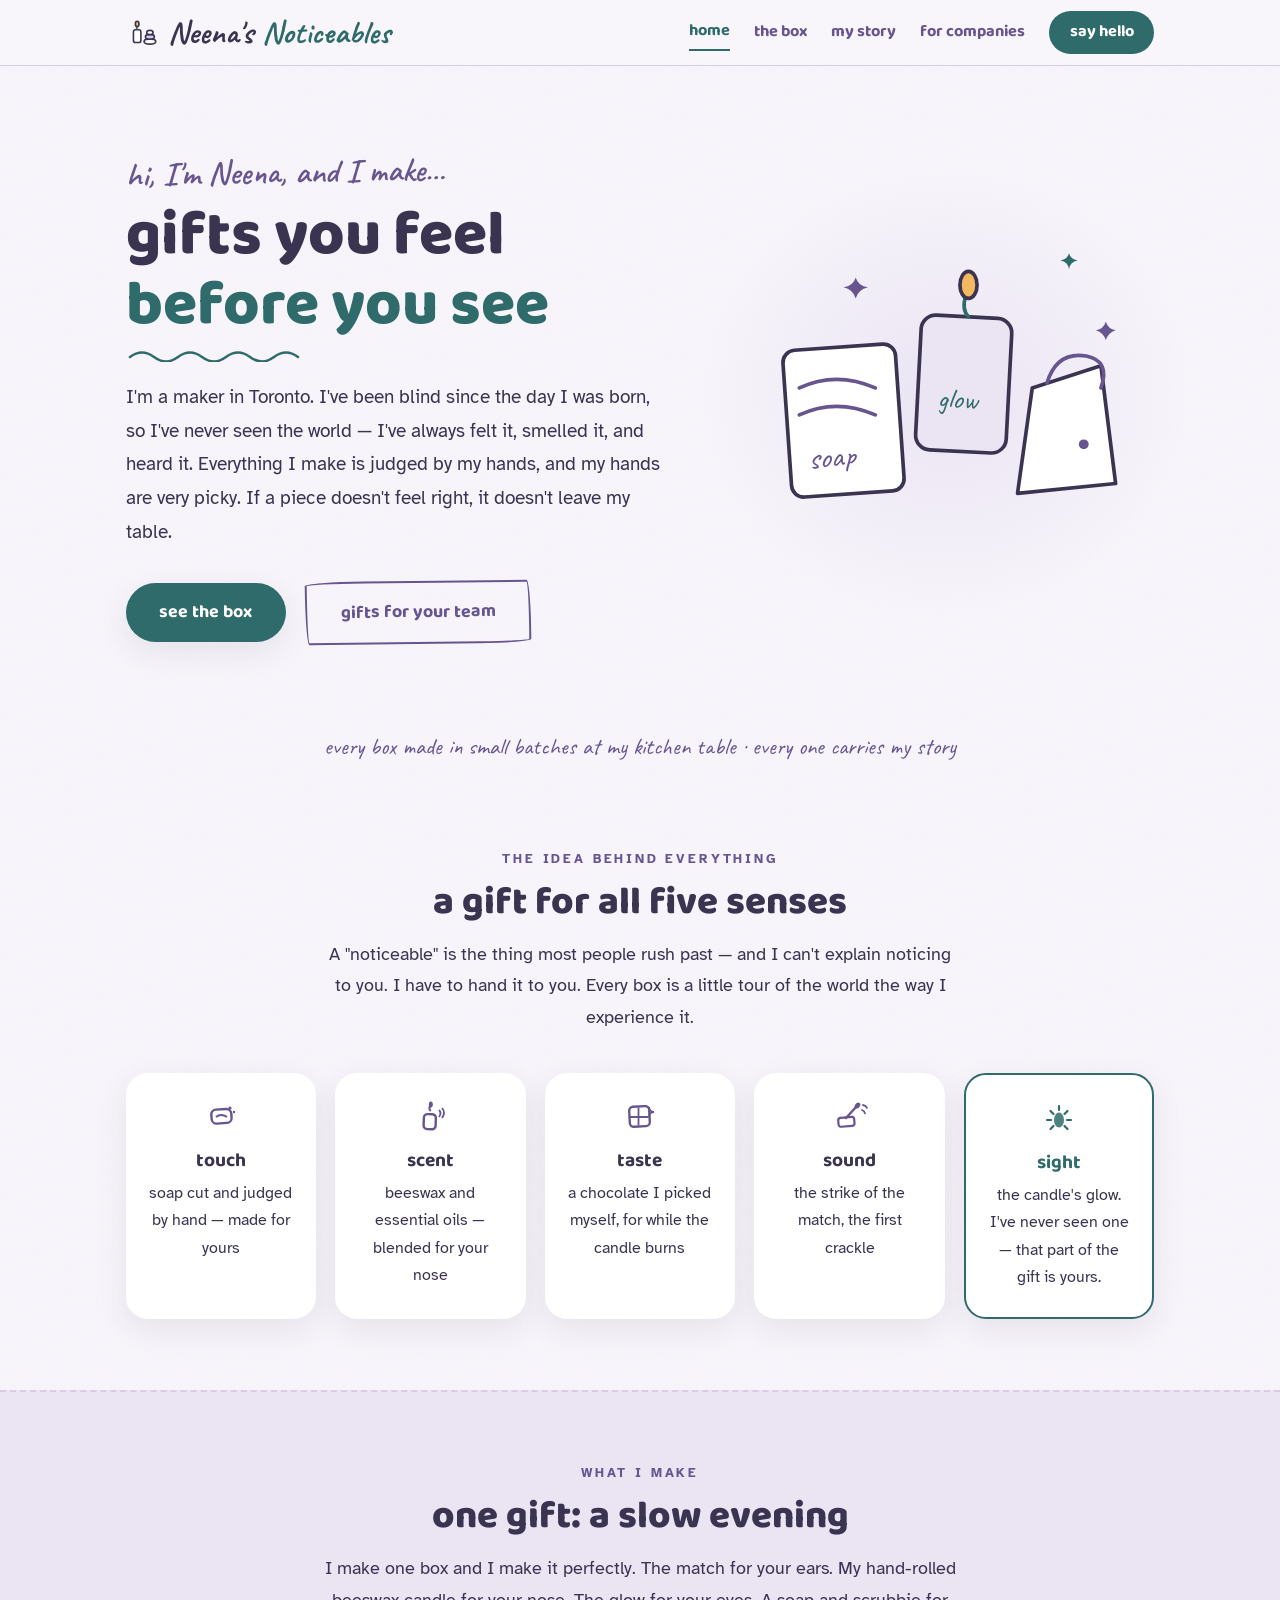
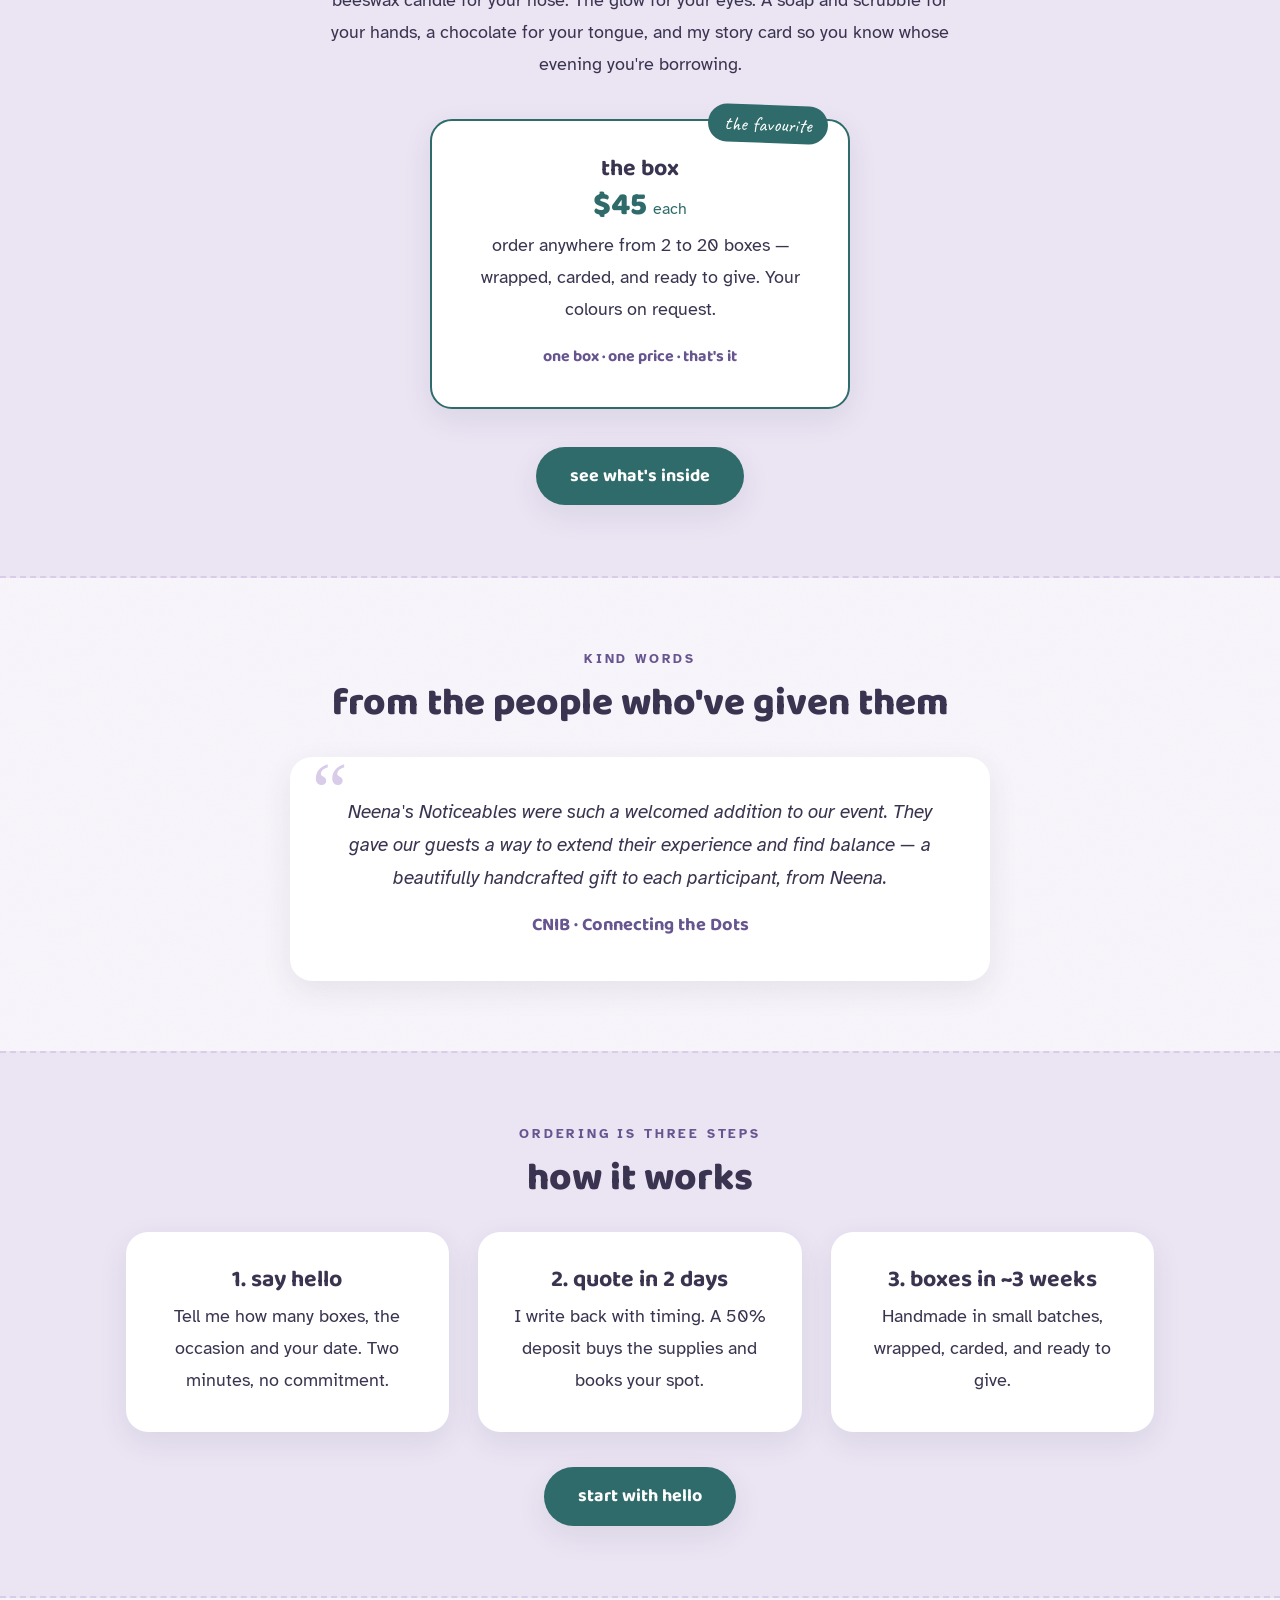
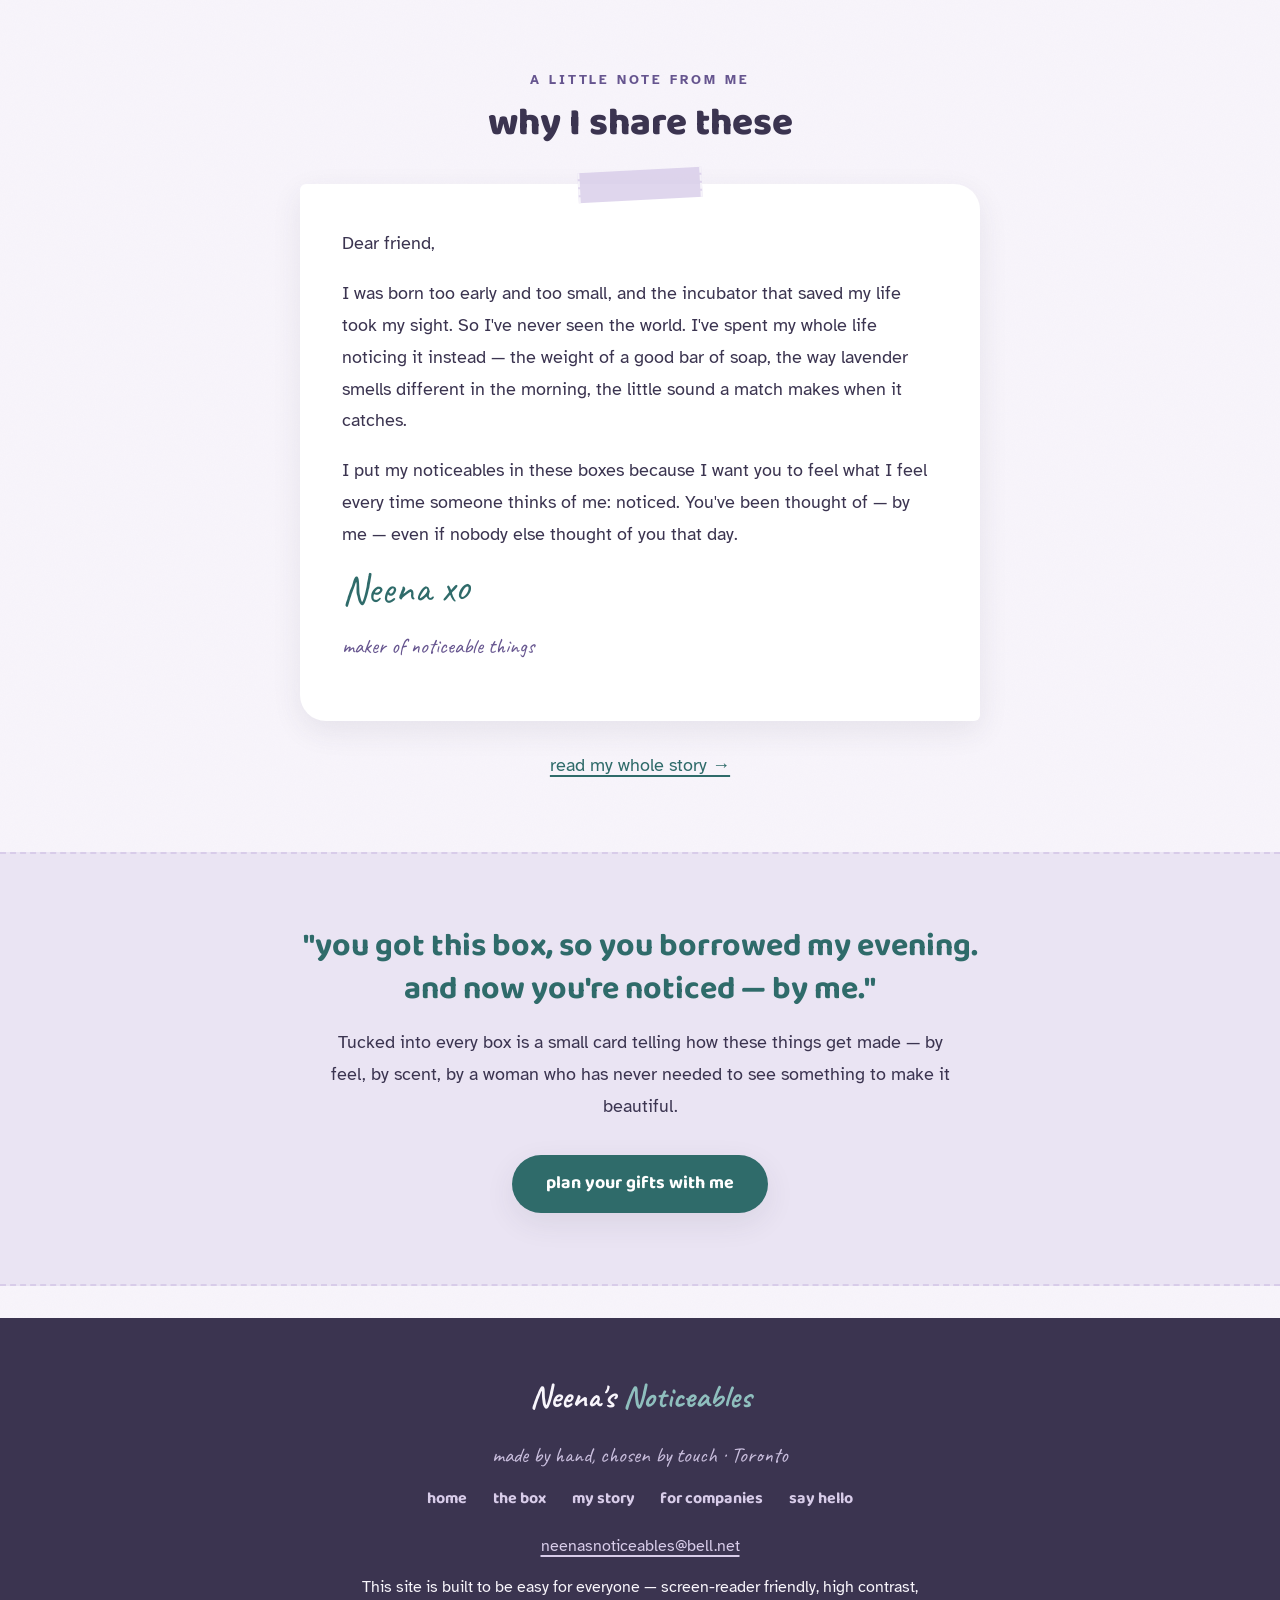
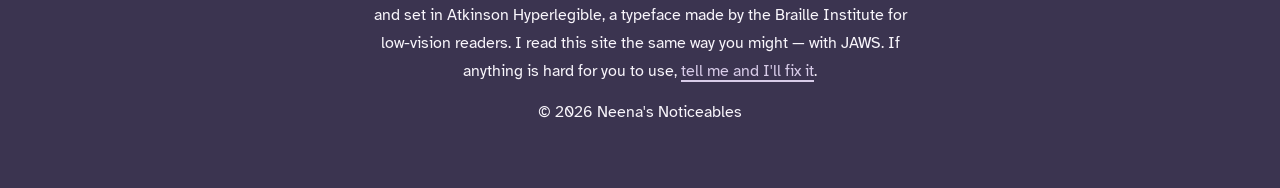
<file: index.html>
<!DOCTYPE html>
<html lang="en">
<head>
<meta charset="UTF-8">
<meta name="viewport" content="width=device-width, initial-scale=1.0">
<title>Neena's Noticeables — handmade gifts you feel before you see</title>
<meta name="description" content="One gift, handmade by Neena, a blind maker in Toronto: an evening of quiet, built for all five senses. $45 per box, order 2 to 20.">
<meta property="og:title" content="Neena's Noticeables — gifts you feel before you see">
<meta property="og:description" content="One gift, handmade by a blind maker in Toronto: an evening of quiet, built for all five senses. For teams, clients and events.">
<meta property="og:url" content="https://www.neenasnoticeables.ca/">
<meta property="og:type" content="website">
<meta property="og:image" content="https://www.neenasnoticeables.ca/og-image.svg">
<meta property="og:image:width" content="1200">
<meta property="og:image:height" content="630">
<meta property="og:site_name" content="Neena's Noticeables">
<meta name="twitter:card" content="summary_large_image">
<meta name="twitter:title" content="Neena's Noticeables — gifts you feel before you see">
<meta name="twitter:description" content="One gift, handmade by a blind maker in Toronto: an evening of quiet, built for all five senses.">
<meta name="twitter:image" content="https://www.neenasnoticeables.ca/og-image.svg">
<link rel="icon" href="/favicon.svg" type="image/svg+xml">
<link rel="preconnect" href="https://fonts.googleapis.com">
<link rel="preconnect" href="https://fonts.gstatic.com" crossorigin>
<link href="https://fonts.googleapis.com/css2?family=Baloo+2:wght@500;600;700;800&family=Caveat:wght@600;700&family=Atkinson+Hyperlegible:ital,wght@0,400;0,700;1,400&display=swap" rel="stylesheet">
<link rel="stylesheet" href="styles.css">
</head>
<body>
<a class="skip-link" href="#main">Skip to main content</a>
<header class="site">
  <div class="bar">
    <a class="logo" href="/">Neena's <span>Noticeables</span></a>
    <nav class="main" aria-label="Main navigation">
      <a href="/" aria-current="page">home</a>
      <a href="/collections.html">the box</a>
      <a href="/story.html">my story</a>
      <a href="/companies.html">for companies</a>
      <a class="cta" href="/contact.html">say hello</a>
    </nav>
  </div>
</header>
<main id="main">

<section class="hero">
  <div class="wrap">
    <div class="grid2">
      <div>
        <p class="hello">hi, I'm Neena, and I make…</p>
        <h1>gifts you feel <span>before you see</span></h1>
        <svg class="squiggle" width="190" height="14" viewBox="0 0 190 14" aria-hidden="true" fill="none"><path d="M4 9 q 12 -9 24 0 t 24 0 t 24 0 t 24 0 t 24 0 t 24 0 t 24 0" stroke="currentColor" stroke-width="2.5" stroke-linecap="round"/></svg>
        <p class="lede">I'm a maker in Toronto. I've been blind since the day I was born, so I've never seen the world — I've always felt it, smelled it, and heard it. Everything I make is judged by my hands, and my hands are very picky. If a piece doesn't feel right, it doesn't leave my table.</p>
        <a class="btn" href="/collections.html">see the box</a>
        <a class="btn ghost" href="/companies.html" style="margin-left:0.9rem;">gifts for your team</a>
      </div>
      <div class="blob" aria-hidden="true">
        <svg viewBox="0 0 340 300" fill="none" xmlns="http://www.w3.org/2000/svg">
          <g stroke="#3B3450" stroke-width="3" stroke-linecap="round" stroke-linejoin="round">
            <rect x="36" y="120" width="92" height="120" rx="10" transform="rotate(-4 36 120)" fill="#fff"/>
            <path d="M50 150 q 30 -14 62 0" stroke="#66558F"/>
            <path d="M50 172 q 30 -14 62 0" stroke="#66558F"/>
            <text x="58" y="216" font-family="Caveat, cursive" font-size="26" fill="#66558F" stroke="none" transform="rotate(-4 58 216)">soap</text>
            <rect x="150" y="90" width="74" height="110" rx="12" transform="rotate(3 150 90)" fill="#EAE4F3"/>
            <path d="M186 74 q -4 12 2 18" stroke="#2F6B6A"/>
            <ellipse cx="188" cy="66" rx="7" ry="11" fill="#F4B860" stroke="#3B3450"/>
            <text x="162" y="166" font-family="Caveat, cursive" font-size="24" fill="#2F6B6A" stroke="none" transform="rotate(3 162 166)">glow</text>
            <path d="M240 150 l 56 -18 l 12 96 l -80 8 z" fill="#fff"/>
            <path d="M252 146 q 8 -26 32 -22 q 20 4 12 26" stroke="#66558F" fill="none"/>
            <circle cx="282" cy="196" r="4" fill="#66558F" stroke="none"/>
          </g>
          <g fill="#66558F">
            <path d="M96 60 q 2 7 10 8 q -8 2 -10 9 q -2 -7 -10 -9 q 8 -1 10 -8z"/>
            <path d="M300 96 q 2 6 8 7 q -6 2 -8 8 q -2 -6 -8 -8 q 6 -1 8 -7z"/>
            <path d="M270 40 q 1 5 7 6 q -6 1 -7 7 q -1 -6 -7 -7 q 6 -1 7 -6z" fill="#2F6B6A"/>
          </g>
        </svg>
      </div>
    </div>
  </div>
</section>

<div class="trustline">
  <div class="wrap"><p>every box made in small batches at my kitchen table · every one carries my story</p></div>
</div>

<section style="padding-top:2rem;">
  <div class="wrap center">
    <span class="eyebrow">the idea behind everything</span>
    <h2>a gift for all five senses</h2>
    <p class="narrow">A "noticeable" is the thing most people rush past — and I can't explain noticing to you. I have to hand it to you. Every box is a little tour of the world the way I experience it.</p>
    <div class="cards" style="grid-template-columns:repeat(auto-fit,minmax(168px,1fr));gap:1.2rem;">
      <div class="card" style="padding:1.6rem 1.3rem;text-align:center;"><svg class="icon-doodle" width="36" height="36" viewBox="0 0 36 36" fill="none" aria-hidden="true"><rect x="8" y="12" width="20" height="14" rx="5" stroke="currentColor" stroke-width="2.4" transform="rotate(-4 8 12)"/><path d="M13 19 q 5 -4 11 0" stroke="currentColor" stroke-width="2" fill="none"/><circle cx="27" cy="10" r="1.6" fill="currentColor"/><circle cx="31" cy="14" r="1.2" fill="currentColor"/></svg><h3 style="font-size:1.2rem;">touch</h3><p style="font-size:0.98rem;">soap cut and judged by hand — made for yours</p></div>
      <div class="card" style="padding:1.6rem 1.3rem;text-align:center;"><svg class="icon-doodle" width="36" height="36" viewBox="0 0 36 36" fill="none" aria-hidden="true"><rect x="12" y="16" width="12" height="15" rx="3.5" stroke="currentColor" stroke-width="2.4" transform="rotate(2 12 16)"/><path d="M18 8 q -1.6 3 0.8 5" stroke="currentColor" stroke-width="2" fill="none"/><ellipse cx="18.8" cy="6.5" rx="2" ry="3" fill="currentColor"/><path d="M27 12 q 3 3 0 7 M30 10 q 4 4.5 0 10" stroke="currentColor" stroke-width="1.8" fill="none"/></svg><h3 style="font-size:1.2rem;">scent</h3><p style="font-size:0.98rem;">beeswax and essential oils — blended for your nose</p></div>
      <div class="card" style="padding:1.6rem 1.3rem;text-align:center;"><svg class="icon-doodle" width="36" height="36" viewBox="0 0 36 36" fill="none" aria-hidden="true"><rect x="7" y="9" width="20" height="20" rx="4" stroke="currentColor" stroke-width="2.4" transform="rotate(-3 7 9)"/><path d="M16.5 9.5 v18 M7.5 19 h19" stroke="currentColor" stroke-width="1.8"/><path d="M27 9 a 5 5 0 0 0 5 5 a 5 5 0 0 0 -5 5" stroke="currentColor" stroke-width="2" fill="none"/></svg><h3 style="font-size:1.2rem;">taste</h3><p style="font-size:0.98rem;">a chocolate I picked myself, for while the candle burns</p></div>
      <div class="card" style="padding:1.6rem 1.3rem;text-align:center;"><svg class="icon-doodle" width="36" height="36" viewBox="0 0 36 36" fill="none" aria-hidden="true"><rect x="6" y="20" width="16" height="9" rx="2.5" stroke="currentColor" stroke-width="2.2" transform="rotate(-5 6 20)"/><path d="M14 20 L 24 9" stroke="currentColor" stroke-width="2.4" stroke-linecap="round"/><ellipse cx="25.5" cy="7.5" rx="2.4" ry="3.2" fill="currentColor" transform="rotate(40 25.5 7.5)"/><path d="M30 12 q 2.5 1 3 3.4 M31 7 q 3 0.5 4 3" stroke="currentColor" stroke-width="1.8" fill="none" stroke-linecap="round"/></svg><h3 style="font-size:1.2rem;">sound</h3><p style="font-size:0.98rem;">the strike of the match, the first crackle</p></div>
      <div class="card" style="padding:1.6rem 1.3rem;text-align:center;border:2.5px solid var(--teal);"><svg class="icon-doodle" style="color:var(--teal);" width="36" height="36" viewBox="0 0 36 36" fill="none" aria-hidden="true"><ellipse cx="18" cy="20" rx="5" ry="7.5" fill="currentColor" opacity="0.85"/><path d="M18 6 v4 M6 20 h4 M26 20 h4 M9.5 11 l3 3 M26.5 11 l-3 3 M9.5 29 l3 -3 M26.5 29 l-3 -3" stroke="currentColor" stroke-width="2.2" stroke-linecap="round"/></svg><h3 style="font-size:1.2rem;color:var(--teal);">sight</h3><p style="font-size:0.98rem;">the candle's glow. I've never seen one — that part of the gift is yours.</p></div>
    </div>
  </div>
</section>

<section class="band">
  <div class="wrap center">
    <span class="eyebrow">what I make</span>
    <h2>one gift: a slow evening</h2>
    <p class="narrow">I make one box and I make it perfectly. The match for your ears. My hand-rolled beeswax candle for your nose. The glow for your eyes. A soap and scrubbie for your hands, a chocolate for your tongue, and my story card so you know whose evening you're borrowing.</p>
    <div class="cards" style="grid-template-columns:minmax(260px,420px);justify-content:center;">
      <article class="card featured">
        <h3>the box</h3>
        <p class="price">$45 <small style="font-size:1rem;font-family:'Atkinson Hyperlegible',sans-serif;font-weight:400;">each</small></p>
        <p>order anywhere from 2 to 20 boxes — wrapped, carded, and ready to give. Your colours on request.</p>
        <p class="min">one box · one price · that's it</p>
      </article>
    </div>
    <p style="margin-top:2.4rem;"><a class="btn" href="/collections.html">see what's inside</a></p>
  </div>
</section>

<section>
  <div class="wrap center">
    <span class="eyebrow">kind words</span>
    <h2>from the people who've given them</h2>
    <div class="testimonial">
      <p class="quote">Neena's Noticeables were such a welcomed addition to our event. They gave our guests a way to extend their experience and find balance — a beautifully handcrafted gift to each participant, from Neena.</p>
      <p class="who">CNIB · Connecting the Dots</p>
    </div>
  </div>
</section>

<section class="band">
  <div class="wrap center">
    <span class="eyebrow">ordering is three steps</span>
    <h2>how it works</h2>
    <div class="cards" style="margin-top:2rem;">
      <div class="card"><h3>1. say hello</h3><p>Tell me how many boxes, the occasion and your date. Two minutes, no commitment.</p></div>
      <div class="card"><h3>2. quote in 2 days</h3><p>I write back with timing. A 50% deposit buys the supplies and books your spot.</p></div>
      <div class="card"><h3>3. boxes in ~3 weeks</h3><p>Handmade in small batches, wrapped, carded, and ready to give.</p></div>
    </div>
    <p style="margin-top:2.2rem;"><a class="btn" href="/contact.html">start with hello</a></p>
  </div>
</section>

<section>
  <div class="wrap center">
    <span class="eyebrow">a little note from me</span>
    <h2>why I share these</h2>
    <div class="letter-card">
      <p>Dear friend,</p>
      <p>I was born too early and too small, and the incubator that saved my life took my sight. So I've never seen the world. I've spent my whole life noticing it instead — the weight of a good bar of soap, the way lavender smells different in the morning, the little sound a match makes when it catches.</p>
      <p>I put my noticeables in these boxes because I want you to feel what I feel every time someone thinks of me: noticed. You've been thought of — by me — even if nobody else thought of you that day.</p>
      <p class="signature" aria-label="Signed, Neena">Neena xo</p>
      <p class="sigrole">maker of noticeable things</p>
    </div>
    <p style="margin-top:1.8rem;"><a href="/story.html">read my whole story →</a></p>
  </div>
</section>

<section class="band">
  <div class="wrap center">
    <p class="bigquote">"you got this box, so you borrowed my evening.<br>and now you're noticed — by me."</p>
    <p class="narrow">Tucked into every box is a small card telling how these things get made — by feel, by scent, by a woman who has never needed to see something to make it beautiful.</p>
    <p style="margin-top:2rem;"><a class="btn" href="/contact.html">plan your gifts with me</a></p>
  </div>
</section>

</main>
<footer class="site-footer">
  <div class="wrap">
    <p style="font-family:'Caveat',cursive;font-weight:700;font-size:2rem;">Neena's <span style="color:#8FBFBE;">Noticeables</span></p>
    <p class="hand" style="font-size:1.35rem;color:#C9BEDD;">made by hand, chosen by touch · Toronto</p>
    <nav aria-label="Footer"><a href="/">home</a><a href="/collections.html">the box</a><a href="/story.html">my story</a><a href="/companies.html">for companies</a><a href="/contact.html">say hello</a></nav>
    <p><a href="mailto:neenasnoticeables@bell.net">neenasnoticeables@bell.net</a></p>
    <p style="max-width:560px;margin:0.8rem auto;">This site is built to be easy for everyone — screen-reader friendly, high contrast, and set in Atkinson Hyperlegible, a typeface made by the Braille Institute for low-vision readers. I read this site the same way you might — with JAWS. If anything is hard for you to use, <a href="mailto:neenasnoticeables@bell.net">tell me and I'll fix it</a>.</p>
    <p>&copy; 2026 Neena's Noticeables</p>
  </div>
</footer>
</body>
</html>
</file>
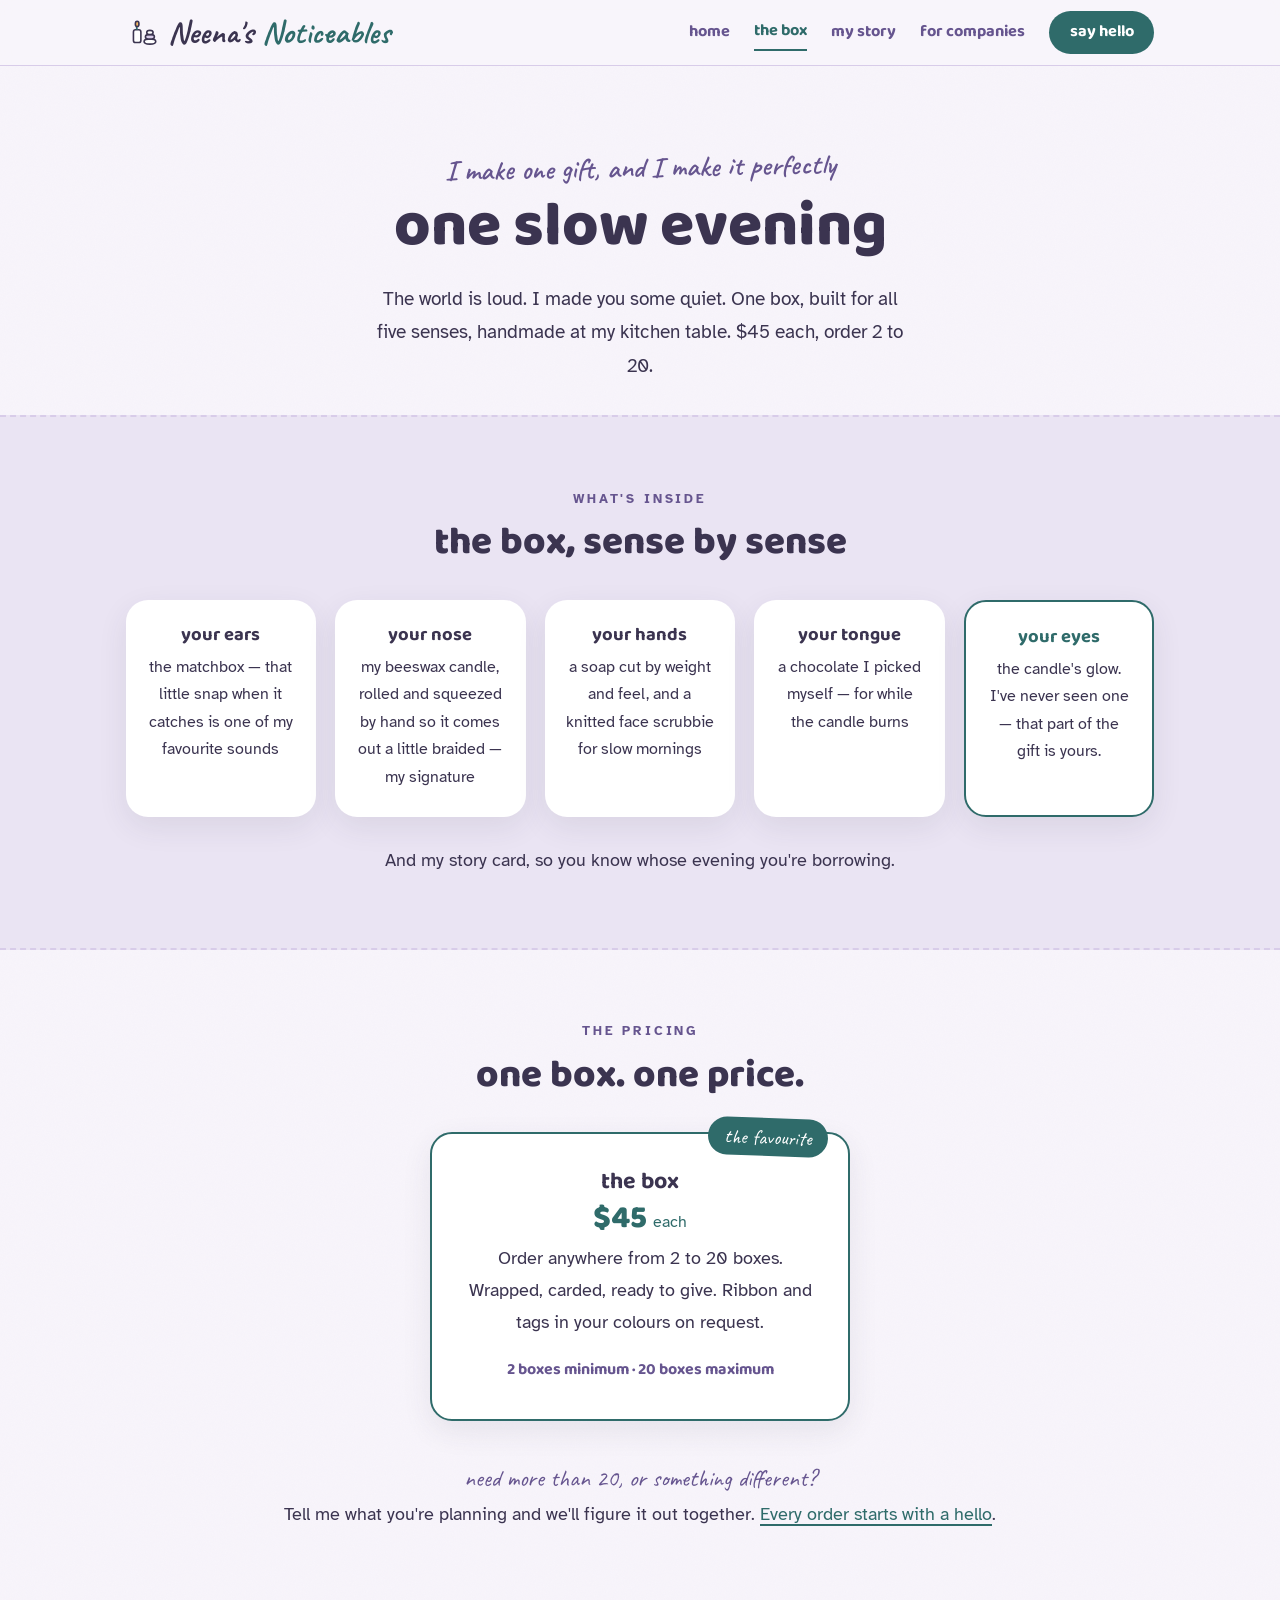
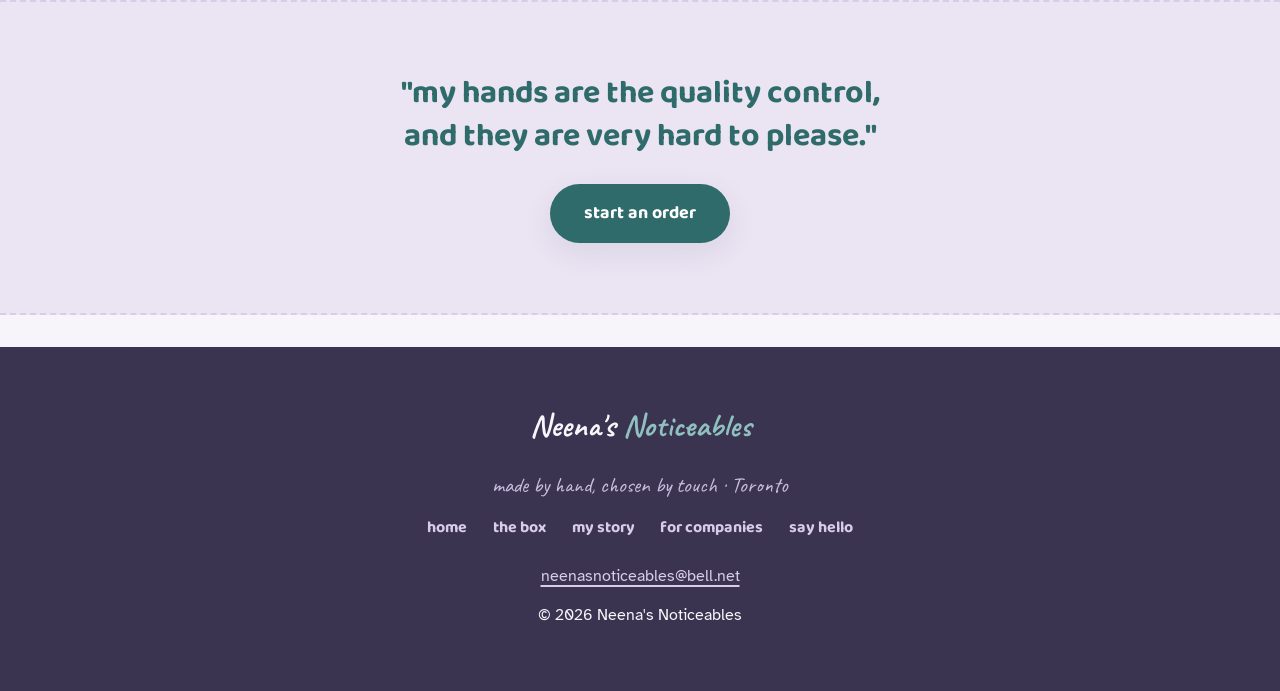
<file: collections.html>
<!DOCTYPE html>
<html lang="en">
<head>
<meta charset="UTF-8">
<meta name="viewport" content="width=device-width, initial-scale=1.0">
<title>The box — Neena's Noticeables</title>
<meta name="description" content="One gift: an evening of quiet, handmade by Neena in Toronto. $45 per box, order 2 to 20.">
<link rel="icon" href="/favicon.svg" type="image/svg+xml">
<link rel="preconnect" href="https://fonts.googleapis.com">
<link rel="preconnect" href="https://fonts.gstatic.com" crossorigin>
<link href="https://fonts.googleapis.com/css2?family=Baloo+2:wght@500;600;700;800&family=Caveat:wght@600;700&family=Atkinson+Hyperlegible:ital,wght@0,400;0,700;1,400&display=swap" rel="stylesheet">
<link rel="stylesheet" href="styles.css">
</head>
<body>
<a class="skip-link" href="#main">Skip to main content</a>
<header class="site">
  <div class="bar">
    <a class="logo" href="/">Neena's <span>Noticeables</span></a>
    <nav class="main" aria-label="Main navigation">
      <a href="/">home</a>
      <a href="/collections.html" aria-current="page">the box</a>
      <a href="/story.html">my story</a>
      <a href="/companies.html">for companies</a>
      <a class="cta" href="/contact.html">say hello</a>
    </nav>
  </div>
</header>
<main id="main">

<section class="hero" style="padding-bottom:2rem;">
  <div class="wrap center">
    <p class="hello hand" style="font-size:1.8rem;color:var(--plum);">I make one gift, and I make it perfectly</p>
    <h1>one slow evening</h1>
    <p class="lede narrow" style="margin:1.2rem auto 0;">The world is loud. I made you some quiet. One box, built for all five senses, handmade at my kitchen table. $45 each, order 2 to 20.</p>
  </div>
</section>

<section class="band">
  <div class="wrap center">
    <span class="eyebrow">what's inside</span>
    <h2>the box, sense by sense</h2>
    <div class="cards" style="grid-template-columns:repeat(auto-fit,minmax(168px,1fr));gap:1.2rem;margin-top:2.2rem;">
      <div class="card" style="padding:1.6rem 1.3rem;"><h3 style="font-size:1.15rem;">your ears</h3><p style="font-size:0.98rem;">the matchbox — that little snap when it catches is one of my favourite sounds</p></div>
      <div class="card" style="padding:1.6rem 1.3rem;"><h3 style="font-size:1.15rem;">your nose</h3><p style="font-size:0.98rem;">my beeswax candle, rolled and squeezed by hand so it comes out a little braided — my signature</p></div>
      <div class="card" style="padding:1.6rem 1.3rem;"><h3 style="font-size:1.15rem;">your hands</h3><p style="font-size:0.98rem;">a soap cut by weight and feel, and a knitted face scrubbie for slow mornings</p></div>
      <div class="card" style="padding:1.6rem 1.3rem;"><h3 style="font-size:1.15rem;">your tongue</h3><p style="font-size:0.98rem;">a chocolate I picked myself — for while the candle burns</p></div>
      <div class="card" style="padding:1.6rem 1.3rem;border:2.5px solid var(--teal);"><h3 style="font-size:1.15rem;color:var(--teal);">your eyes</h3><p style="font-size:0.98rem;">the candle's glow. I've never seen one — that part of the gift is yours.</p></div>
    </div>
    <p style="margin-top:1.8rem;">And my story card, so you know whose evening you're borrowing.</p>
  </div>
</section>

<section>
  <div class="wrap center">
    <span class="eyebrow">the pricing</span>
    <h2>one box. one price.</h2>
    <div class="cards" style="grid-template-columns:minmax(260px,420px);justify-content:center;margin-top:2.2rem;">
      <article class="card featured">
        <h3>the box</h3>
        <p class="price">$45 <small style="font-size:1rem;font-family:'Atkinson Hyperlegible',sans-serif;font-weight:400;">each</small></p>
        <p>Order anywhere from 2 to 20 boxes. Wrapped, carded, ready to give. Ribbon and tags in your colours on request.</p>
        <p class="min">2 boxes minimum · 20 boxes maximum</p>
      </article>
    </div>
    <p style="margin-top:2.2rem;font-size:1.1rem;"><span class="hand" style="font-size:1.5rem;color:var(--plum);">need more than 20, or something different?</span><br>Tell me what you're planning and we'll figure it out together. <a href="/contact.html">Every order starts with a hello</a>.</p>
  </div>
</section>

<section class="band">
  <div class="wrap center">
    <p class="bigquote">"my hands are the quality control,<br>and they are very hard to please."</p>
    <p style="margin-top:1.6rem;"><a class="btn" href="/contact.html">start an order</a></p>
  </div>
</section>

</main>
<footer class="site-footer">
  <div class="wrap">
    <p style="font-family:'Caveat',cursive;font-weight:700;font-size:2rem;">Neena's <span style="color:#8FBFBE;">Noticeables</span></p>
    <p class="hand" style="font-size:1.35rem;color:#C9BEDD;">made by hand, chosen by touch · Toronto</p>
    <nav aria-label="Footer"><a href="/">home</a><a href="/collections.html">the box</a><a href="/story.html">my story</a><a href="/companies.html">for companies</a><a href="/contact.html">say hello</a></nav>
    <p><a href="mailto:neenasnoticeables@bell.net">neenasnoticeables@bell.net</a></p>
    <p>&copy; 2026 Neena's Noticeables</p>
  </div>
</footer>
</body>
</html>
</file>
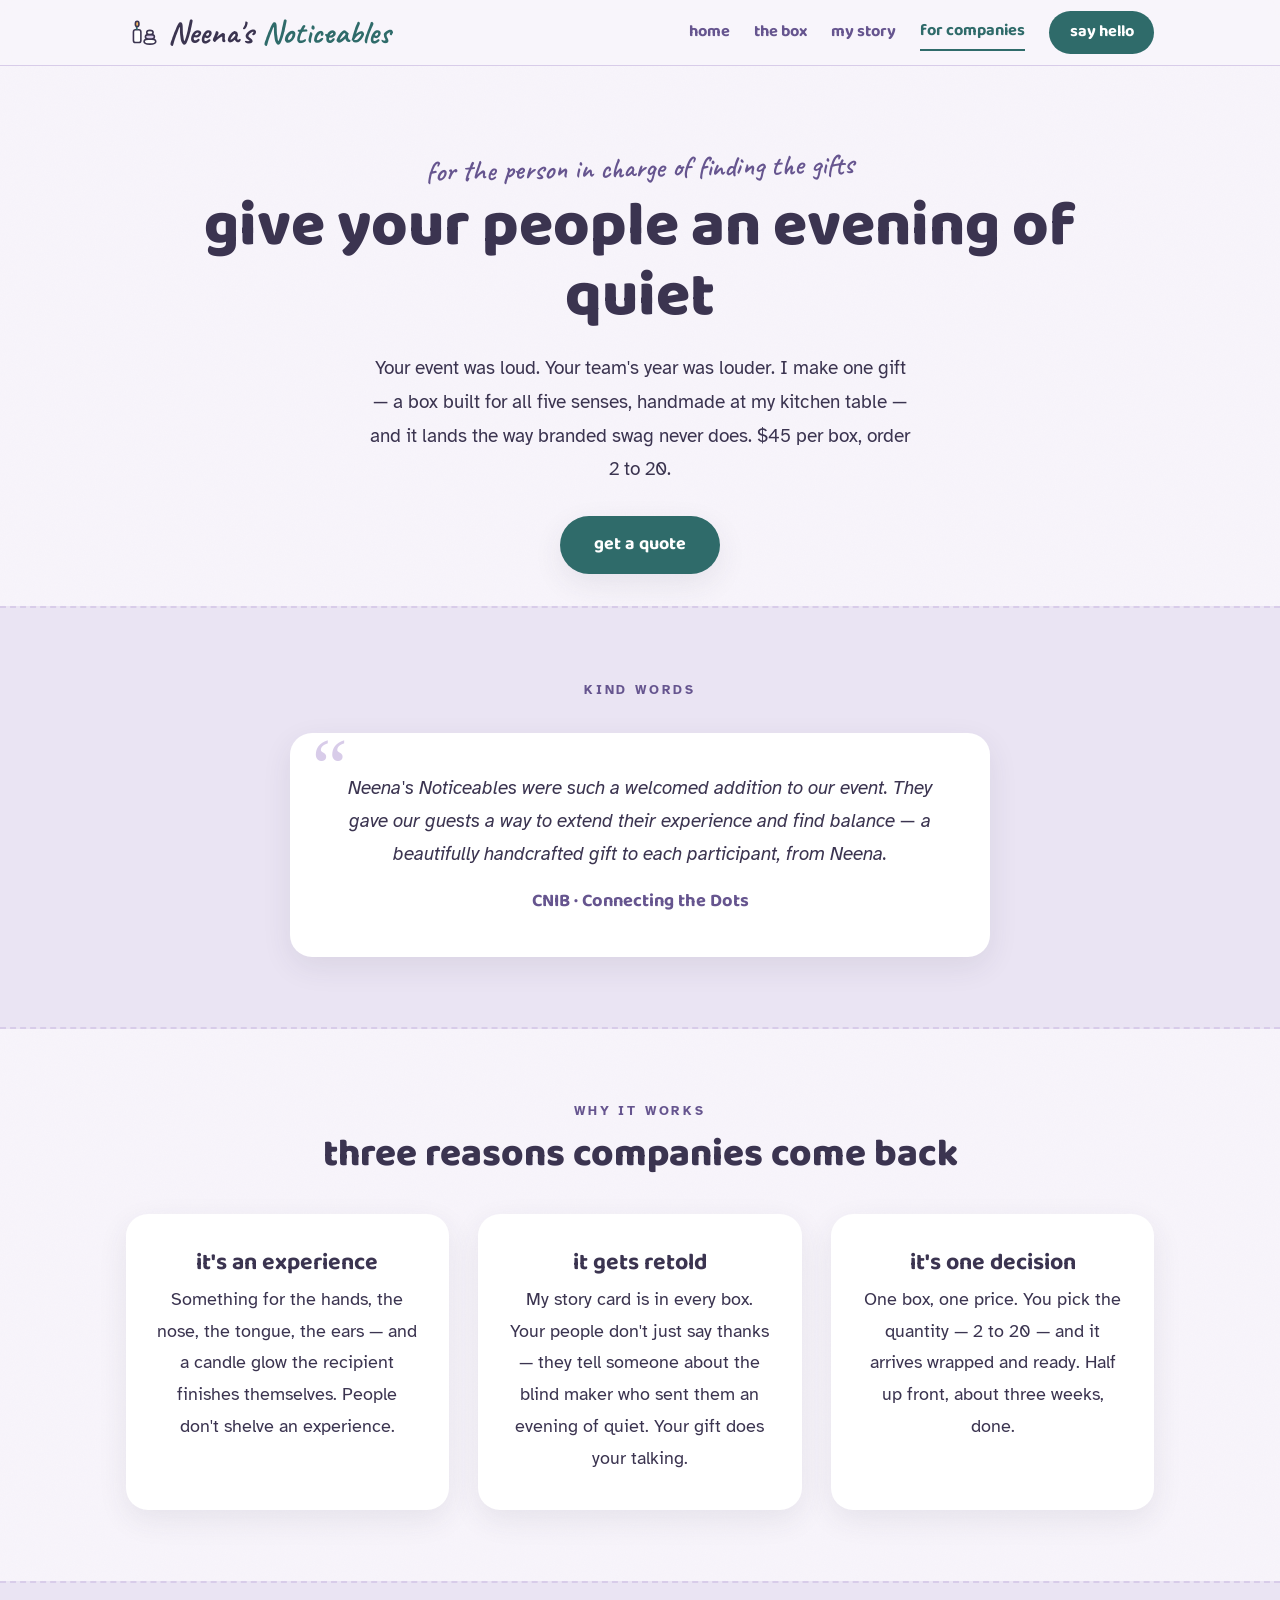
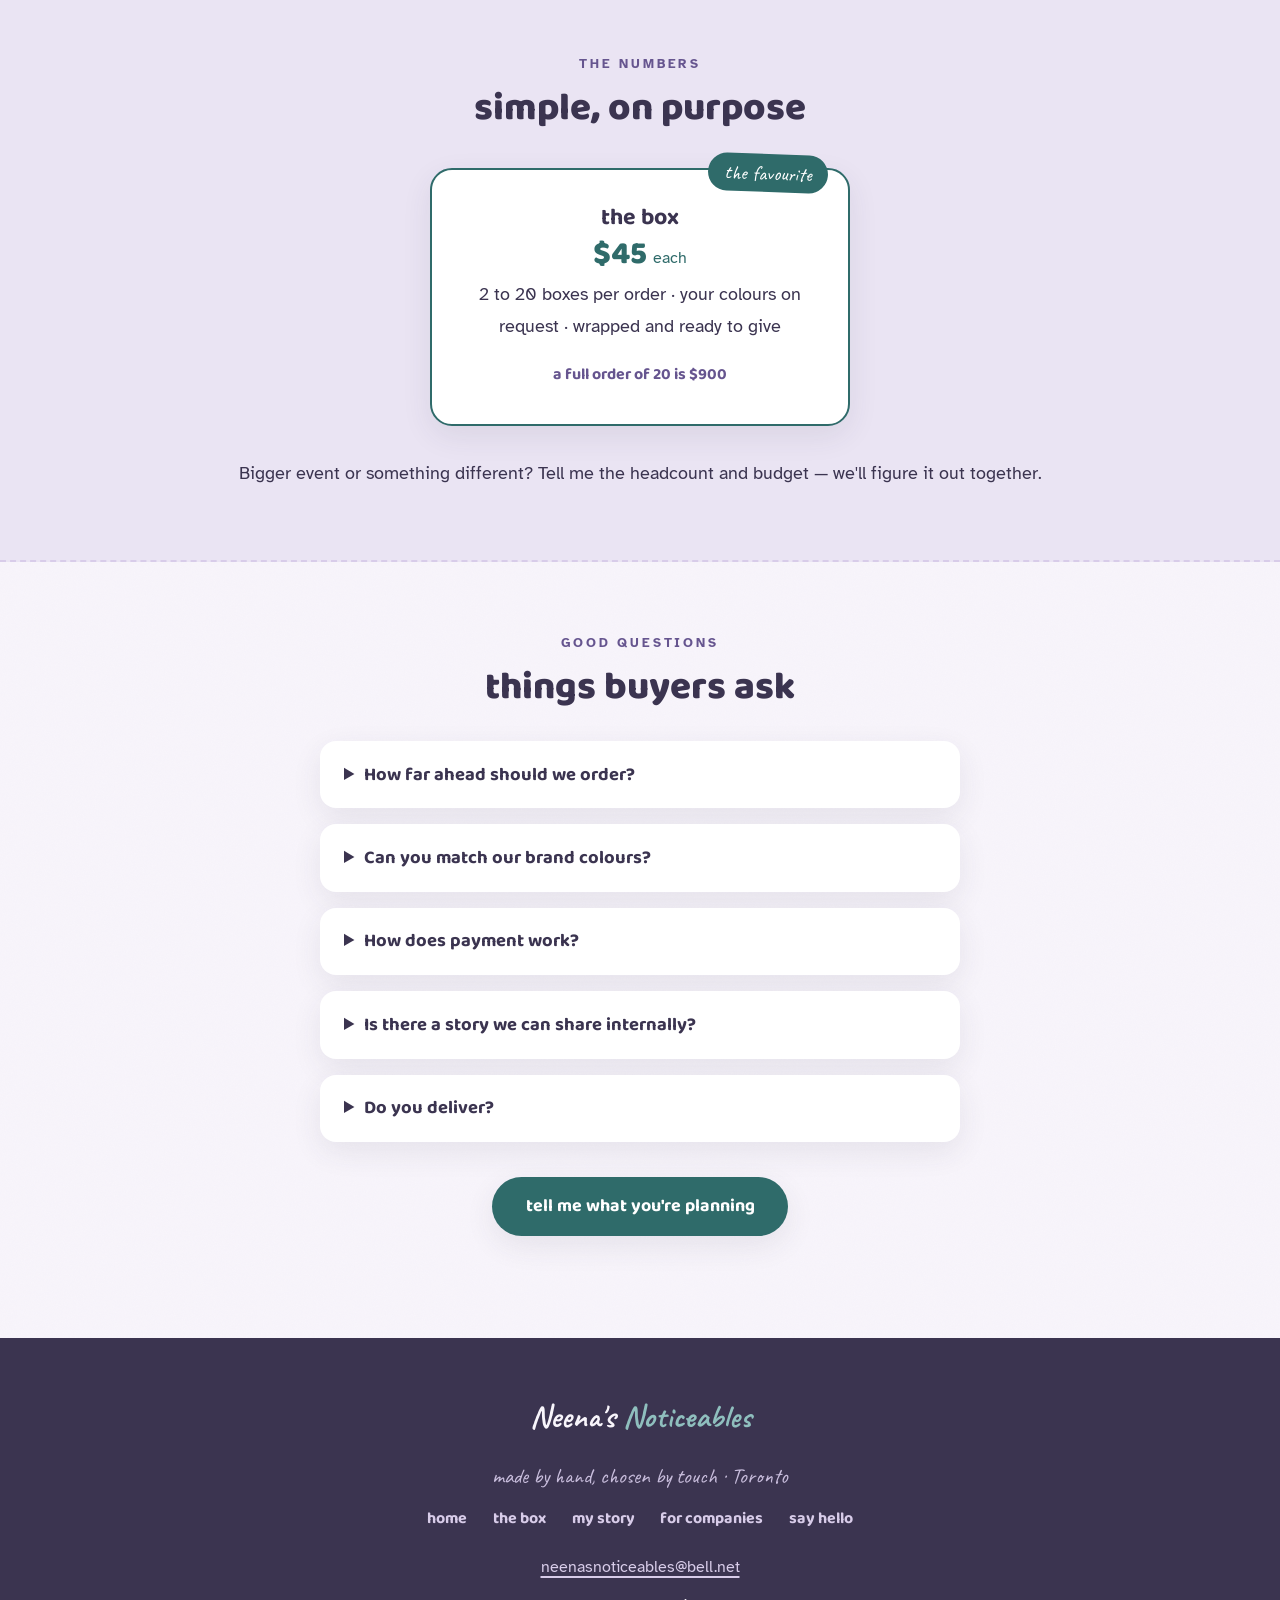
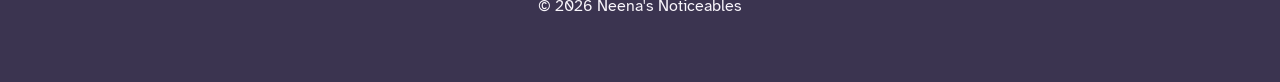
<file: companies.html>
<!DOCTYPE html>
<html lang="en">
<head>
<meta charset="UTF-8">
<meta name="viewport" content="width=device-width, initial-scale=1.0">
<title>For companies — Neena's Noticeables</title>
<meta name="description" content="One gift, handmade by a blind entrepreneur in Toronto: an evening of quiet for your team, clients or event. $45 per box, order 2 to 20.">
<link rel="icon" href="/favicon.svg" type="image/svg+xml">
<link rel="preconnect" href="https://fonts.googleapis.com">
<link rel="preconnect" href="https://fonts.gstatic.com" crossorigin>
<link href="https://fonts.googleapis.com/css2?family=Baloo+2:wght@500;600;700;800&family=Caveat:wght@600;700&family=Atkinson+Hyperlegible:ital,wght@0,400;0,700;1,400&display=swap" rel="stylesheet">
<link rel="stylesheet" href="styles.css">
</head>
<body>
<a class="skip-link" href="#main">Skip to main content</a>
<header class="site">
  <div class="bar">
    <a class="logo" href="/">Neena's <span>Noticeables</span></a>
    <nav class="main" aria-label="Main navigation">
      <a href="/">home</a>
      <a href="/collections.html">the box</a>
      <a href="/story.html">my story</a>
      <a href="/companies.html" aria-current="page">for companies</a>
      <a class="cta" href="/contact.html">say hello</a>
    </nav>
  </div>
</header>
<main id="main">

<section class="hero" style="padding-bottom:2rem;">
  <div class="wrap center">
    <p class="hello hand" style="font-size:1.8rem;color:var(--plum);">for the person in charge of finding the gifts</p>
    <h1>give your people an evening of quiet</h1>
    <p class="lede narrow" style="margin:1.2rem auto 0;">Your event was loud. Your team's year was louder. I make one gift — a box built for all five senses, handmade at my kitchen table — and it lands the way branded swag never does. $45 per box, order 2 to 20.</p>
    <p style="margin-top:1.8rem;"><a class="btn" href="/contact.html">get a quote</a></p>
  </div>
</section>

<section class="band">
  <div class="wrap center">
    <span class="eyebrow">kind words</span>
    <div class="testimonial">
      <p class="quote">Neena's Noticeables were such a welcomed addition to our event. They gave our guests a way to extend their experience and find balance — a beautifully handcrafted gift to each participant, from Neena.</p>
      <p class="who">CNIB · Connecting the Dots</p>
    </div>
  </div>
</section>

<section>
  <div class="wrap center">
    <span class="eyebrow">why it works</span>
    <h2>three reasons companies come back</h2>
    <div class="cards">
      <div class="card"><h3>it's an experience</h3><p>Something for the hands, the nose, the tongue, the ears — and a candle glow the recipient finishes themselves. People don't shelve an experience.</p></div>
      <div class="card"><h3>it gets retold</h3><p>My story card is in every box. Your people don't just say thanks — they tell someone about the blind maker who sent them an evening of quiet. Your gift does your talking.</p></div>
      <div class="card"><h3>it's one decision</h3><p>One box, one price. You pick the quantity — 2 to 20 — and it arrives wrapped and ready. Half up front, about three weeks, done.</p></div>
    </div>
  </div>
</section>

<section class="band">
  <div class="wrap center">
    <span class="eyebrow">the numbers</span>
    <h2>simple, on purpose</h2>
    <div class="cards" style="grid-template-columns:minmax(260px,420px);justify-content:center;">
      <article class="card featured"><h3>the box</h3><p class="price">$45 <small style="font-size:1rem;font-family:'Atkinson Hyperlegible',sans-serif;font-weight:400;">each</small></p><p>2 to 20 boxes per order · your colours on request · wrapped and ready to give</p><p class="min">a full order of 20 is $900</p></article>
    </div>
    <p style="margin-top:2rem;">Bigger event or something different? Tell me the headcount and budget — we'll figure it out together.</p>
  </div>
</section>

<section class="faq">
  <div class="wrap">
    <div class="center"><span class="eyebrow">good questions</span><h2>things buyers ask</h2></div>
    <div class="narrow" style="margin-top:2rem;">
      <details><summary>How far ahead should we order?</summary><p>Three weeks minimum from deposit. For holiday season, book early — I make small batches with my own two hands, so I sell out of calendar, not stock.</p></details>
      <details><summary>Can you match our brand colours?</summary><p>Yes — ribbon and tags in your colours, just ask when you order.</p></details>
      <details><summary>How does payment work?</summary><p>50% deposit to start (it buys the supplies), balance on delivery. Invoice by email.</p></details>
      <details><summary>Is there a story we can share internally?</summary><p>My story card is in every box, and I'm happy to write a short note for your internal comms — people love knowing whose evening they were given.</p></details>
      <details><summary>Do you deliver?</summary><p>Delivery within the GTA and shipping across Canada — quoted with your order.</p></details>
    </div>
    <p class="center" style="margin-top:2.2rem;"><a class="btn" href="/contact.html">tell me what you're planning</a></p>
  </div>
</section>

</main>
<footer class="site-footer">
  <div class="wrap">
    <p style="font-family:'Caveat',cursive;font-weight:700;font-size:2rem;">Neena's <span style="color:#8FBFBE;">Noticeables</span></p>
    <p class="hand" style="font-size:1.35rem;color:#C9BEDD;">made by hand, chosen by touch · Toronto</p>
    <nav aria-label="Footer"><a href="/">home</a><a href="/collections.html">the box</a><a href="/story.html">my story</a><a href="/companies.html">for companies</a><a href="/contact.html">say hello</a></nav>
    <p><a href="mailto:neenasnoticeables@bell.net">neenasnoticeables@bell.net</a></p>
    <p>&copy; 2026 Neena's Noticeables</p>
  </div>
</footer>
</body>
</html>
</file>
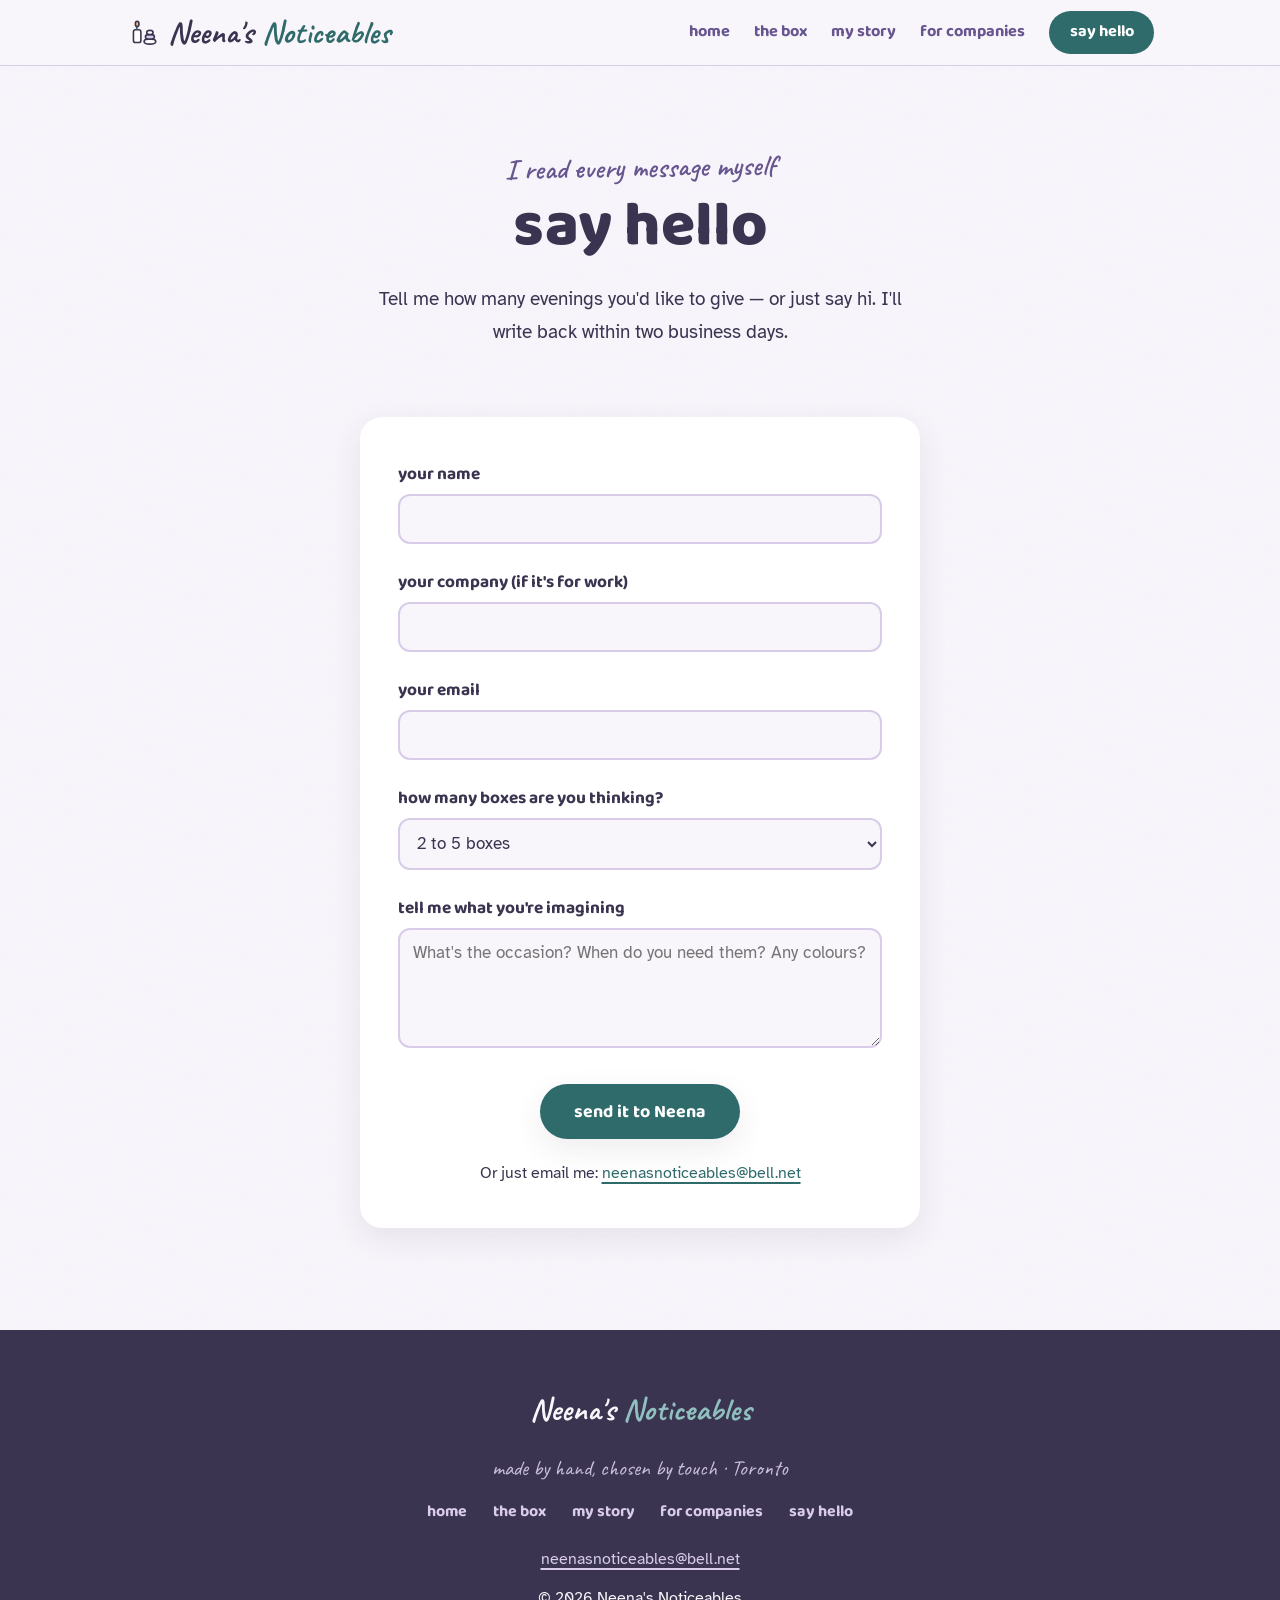
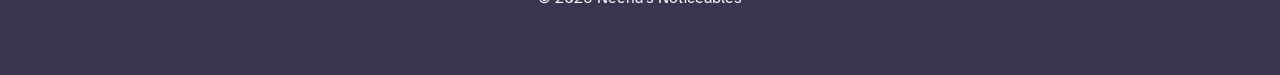
<file: contact.html>
<!DOCTYPE html>
<html lang="en">
<head>
<meta charset="UTF-8">
<meta name="viewport" content="width=device-width, initial-scale=1.0">
<title>Say hello — Neena's Noticeables</title>
<meta name="description" content="Get a quote or say hello. Neena replies to every message herself within two business days.">
<link rel="icon" href="/favicon.svg" type="image/svg+xml">
<link rel="preconnect" href="https://fonts.googleapis.com">
<link rel="preconnect" href="https://fonts.gstatic.com" crossorigin>
<link href="https://fonts.googleapis.com/css2?family=Baloo+2:wght@500;600;700;800&family=Caveat:wght@600;700&family=Atkinson+Hyperlegible:ital,wght@0,400;0,700;1,400&display=swap" rel="stylesheet">
<link rel="stylesheet" href="styles.css">
</head>
<body>
<a class="skip-link" href="#main">Skip to main content</a>
<header class="site">
  <div class="bar">
    <a class="logo" href="/">Neena's <span>Noticeables</span></a>
    <nav class="main" aria-label="Main navigation">
      <a href="/">home</a>
      <a href="/collections.html">the box</a>
      <a href="/story.html">my story</a>
      <a href="/companies.html">for companies</a>
      <a class="cta" href="/contact.html" aria-current="page">say hello</a>
    </nav>
  </div>
</header>
<main id="main">

<section class="hero" style="padding-bottom:1rem;">
  <div class="wrap center">
    <p class="hello hand" style="font-size:1.8rem;color:var(--plum);">I read every message myself</p>
    <h1>say hello</h1>
    <p class="lede narrow" style="margin:1.2rem auto 0;">Tell me how many evenings you'd like to give — or just say hi. I'll write back within two business days.</p>
  </div>
</section>

<section style="padding-top:1rem;">
  <div class="wrap center">
    <form action="https://formsubmit.co/neenasnoticeables@bell.net" method="POST" class="sheet" aria-label="Gift inquiry form">
      <input type="hidden" name="_subject" value="A gift inquiry from neenasnoticeables.ca">
      <input type="hidden" name="_next" value="https://www.neenasnoticeables.ca/thanks.html">
      <input type="hidden" name="_template" value="table">
      <input type="text" name="_honey" style="display:none" tabindex="-1" autocomplete="off" aria-hidden="true">
      <div class="field"><label for="name">your name</label><input type="text" id="name" name="name" autocomplete="name" required></div>
      <div class="field"><label for="company">your company (if it's for work)</label><input type="text" id="company" name="company" autocomplete="organization"></div>
      <div class="field"><label for="email">your email</label><input type="email" id="email" name="email" autocomplete="email" required></div>
      <div class="field"><label for="quantity">how many boxes are you thinking?</label><select id="quantity" name="quantity"><option>2 to 5 boxes</option><option>6 to 10 boxes</option><option>11 to 20 boxes</option><option>more than 20 — let's talk</option><option>not sure yet — just saying hi</option></select></div>
      <div class="field"><label for="details">tell me what you're imagining</label><textarea id="details" name="details" placeholder="What's the occasion? When do you need them? Any colours?"></textarea></div>
      <p class="center" style="margin-top:1.6rem;"><button class="btn" type="submit">send it to Neena</button></p>
      <p class="center" style="font-size:1rem;margin-top:1.2rem;">Or just email me: <a href="mailto:neenasnoticeables@bell.net">neenasnoticeables@bell.net</a></p>
    </form>
  </div>
</section>

</main>
<footer class="site-footer">
  <div class="wrap">
    <p style="font-family:'Caveat',cursive;font-weight:700;font-size:2rem;">Neena's <span style="color:#8FBFBE;">Noticeables</span></p>
    <p class="hand" style="font-size:1.35rem;color:#C9BEDD;">made by hand, chosen by touch · Toronto</p>
    <nav aria-label="Footer"><a href="/">home</a><a href="/collections.html">the box</a><a href="/story.html">my story</a><a href="/companies.html">for companies</a><a href="/contact.html">say hello</a></nav>
    <p><a href="mailto:neenasnoticeables@bell.net">neenasnoticeables@bell.net</a></p>
    <p>&copy; 2026 Neena's Noticeables</p>
  </div>
</footer>
</body>
</html>
</file>
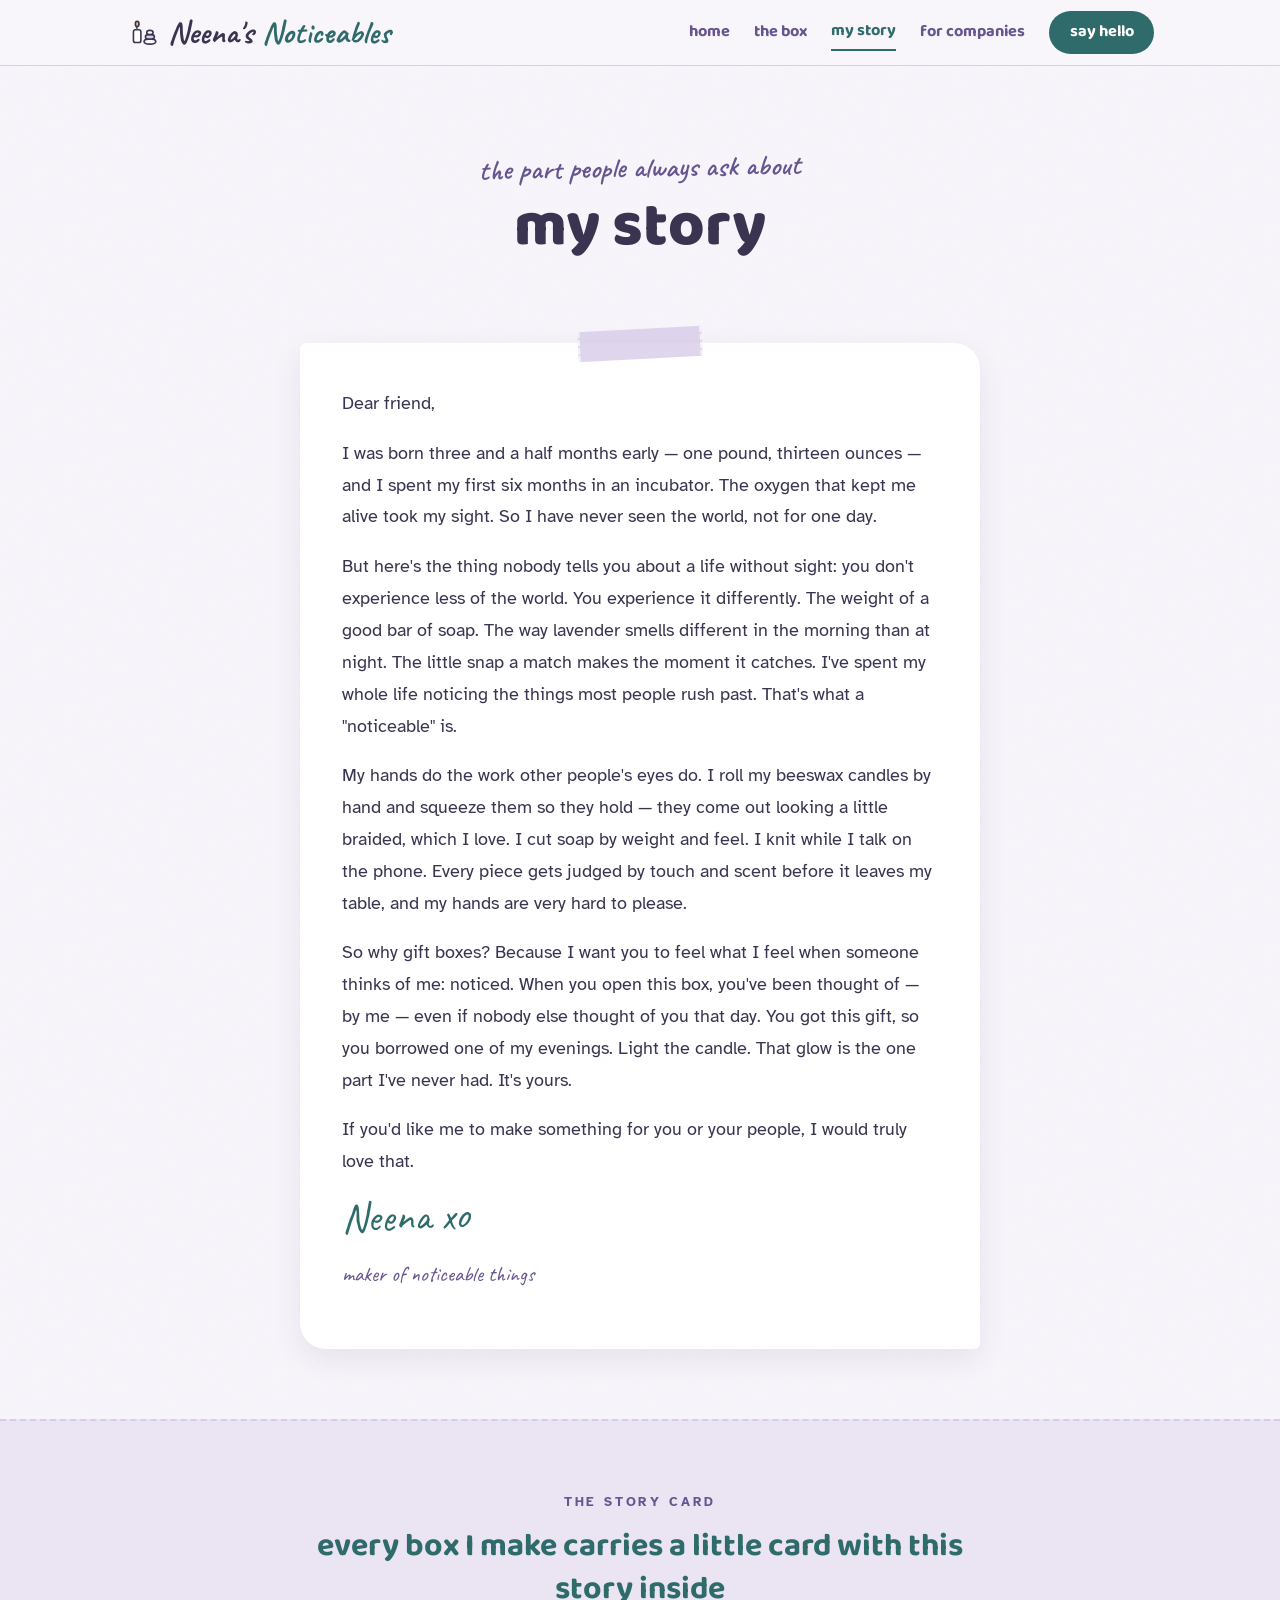
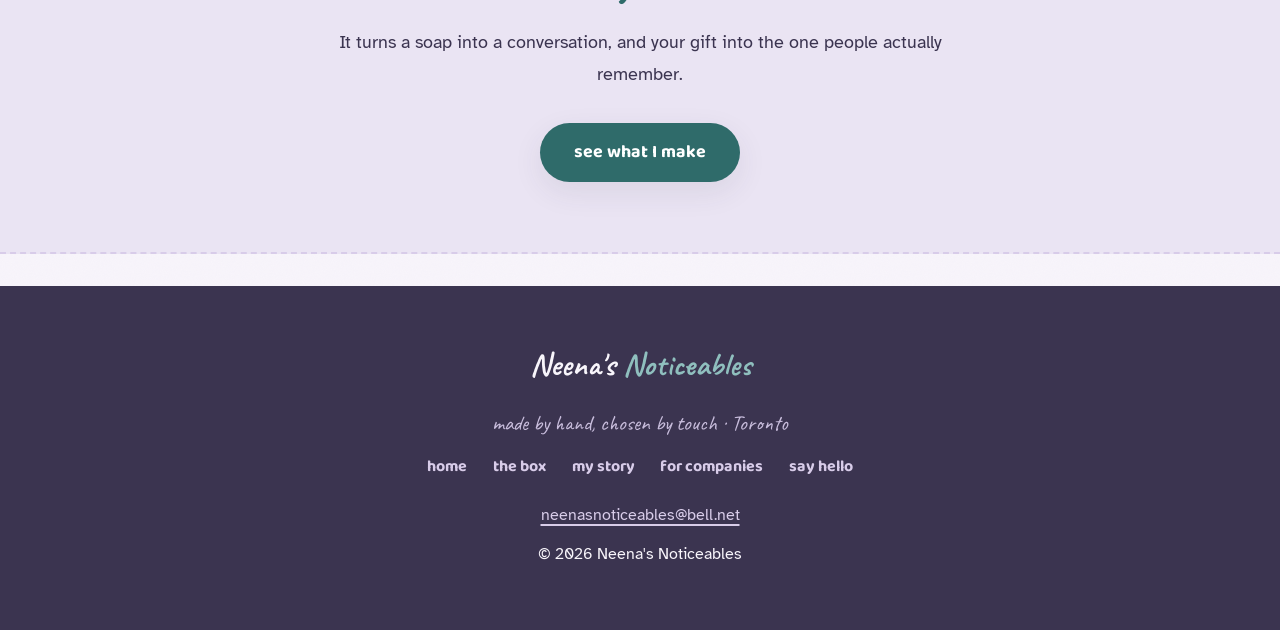
<file: story.html>
<!DOCTYPE html>
<html lang="en">
<head>
<meta charset="UTF-8">
<meta name="viewport" content="width=device-width, initial-scale=1.0">
<title>My story — Neena's Noticeables</title>
<meta name="description" content="Neena has been blind since birth. This is her story — a life spent noticing the world instead of seeing it, and why she shares it in gift boxes.">
<link rel="icon" href="/favicon.svg" type="image/svg+xml">
<link rel="preconnect" href="https://fonts.googleapis.com">
<link rel="preconnect" href="https://fonts.gstatic.com" crossorigin>
<link href="https://fonts.googleapis.com/css2?family=Baloo+2:wght@500;600;700;800&family=Caveat:wght@600;700&family=Atkinson+Hyperlegible:ital,wght@0,400;0,700;1,400&display=swap" rel="stylesheet">
<link rel="stylesheet" href="styles.css">
</head>
<body>
<a class="skip-link" href="#main">Skip to main content</a>
<header class="site">
  <div class="bar">
    <a class="logo" href="/">Neena's <span>Noticeables</span></a>
    <nav class="main" aria-label="Main navigation">
      <a href="/">home</a>
      <a href="/collections.html">the box</a>
      <a href="/story.html" aria-current="page">my story</a>
      <a href="/companies.html">for companies</a>
      <a class="cta" href="/contact.html">say hello</a>
    </nav>
  </div>
</header>
<main id="main">

<section class="hero" style="padding-bottom:1.6rem;">
  <div class="wrap center">
    <p class="hello hand" style="font-size:1.8rem;color:var(--plum);">the part people always ask about</p>
    <h1>my story</h1>
  </div>
</section>

<section style="padding-top:1rem;">
  <div class="wrap center">
    <div class="letter-card">
      <p>Dear friend,</p>
      <p>I was born three and a half months early — one pound, thirteen ounces — and I spent my first six months in an incubator. The oxygen that kept me alive took my sight. So I have never seen the world, not for one day.</p>
      <p>But here's the thing nobody tells you about a life without sight: you don't experience less of the world. You experience it differently. The weight of a good bar of soap. The way lavender smells different in the morning than at night. The little snap a match makes the moment it catches. I've spent my whole life noticing the things most people rush past. That's what a "noticeable" is.</p>
      <p>My hands do the work other people's eyes do. I roll my beeswax candles by hand and squeeze them so they hold — they come out looking a little braided, which I love. I cut soap by weight and feel. I knit while I talk on the phone. Every piece gets judged by touch and scent before it leaves my table, and my hands are very hard to please.</p>
      <p>So why gift boxes? Because I want you to feel what I feel when someone thinks of me: noticed. When you open this box, you've been thought of — by me — even if nobody else thought of you that day. You got this gift, so you borrowed one of my evenings. Light the candle. That glow is the one part I've never had. It's yours.</p>
      <p>If you'd like me to make something for you or your people, I would truly love that.</p>
      <p class="signature" aria-label="Signed, Neena">Neena xo</p>
      <p class="sigrole">maker of noticeable things</p>
    </div>
  </div>
</section>

<section class="band">
  <div class="wrap center">
    <span class="eyebrow">the story card</span>
    <p class="bigquote">every box I make carries a little card with this story inside</p>
    <p class="narrow">It turns a soap into a conversation, and your gift into the one people actually remember.</p>
    <p style="margin-top:2rem;"><a class="btn" href="/collections.html">see what I make</a></p>
  </div>
</section>

</main>
<footer class="site-footer">
  <div class="wrap">
    <p style="font-family:'Caveat',cursive;font-weight:700;font-size:2rem;">Neena's <span style="color:#8FBFBE;">Noticeables</span></p>
    <p class="hand" style="font-size:1.35rem;color:#C9BEDD;">made by hand, chosen by touch · Toronto</p>
    <nav aria-label="Footer"><a href="/">home</a><a href="/collections.html">the box</a><a href="/story.html">my story</a><a href="/companies.html">for companies</a><a href="/contact.html">say hello</a></nav>
    <p><a href="mailto:neenasnoticeables@bell.net">neenasnoticeables@bell.net</a></p>
    <p>&copy; 2026 Neena's Noticeables</p>
  </div>
</footer>
</body>
</html>
</file>
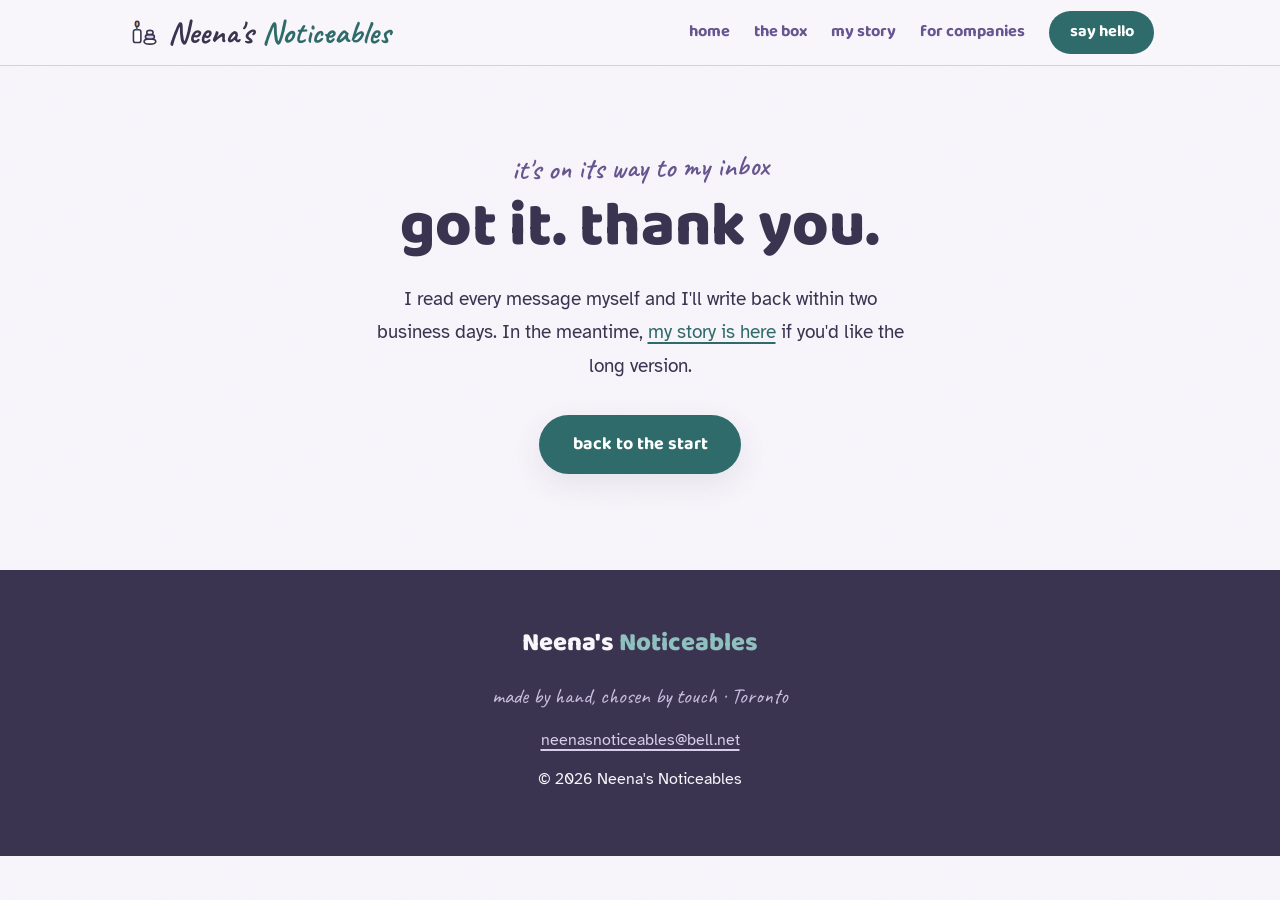
<file: thanks.html>
<!DOCTYPE html>
<html lang="en">
<head>
<meta charset="UTF-8">
<meta name="viewport" content="width=device-width, initial-scale=1.0">
<title>Got it — Neena's Noticeables</title>
<meta name="robots" content="noindex">
<link rel="icon" href="/favicon.svg" type="image/svg+xml">
<link rel="preconnect" href="https://fonts.googleapis.com">
<link rel="preconnect" href="https://fonts.gstatic.com" crossorigin>
<link href="https://fonts.googleapis.com/css2?family=Baloo+2:wght@500;600;700;800&family=Caveat:wght@600;700&family=Atkinson+Hyperlegible:ital,wght@0,400;0,700;1,400&display=swap" rel="stylesheet">
<link rel="stylesheet" href="styles.css">
</head>
<body>
<a class="skip-link" href="#main">Skip to main content</a>
<header class="site">
  <div class="bar">
    <a class="logo" href="/">Neena's <span>Noticeables</span></a>
    <nav class="main" aria-label="Main navigation">
      <a href="/">home</a>
      <a href="/collections.html">the box</a>
      <a href="/story.html">my story</a>
      <a href="/companies.html">for companies</a>
      <a class="cta" href="/contact.html">say hello</a>
    </nav>
  </div>
</header>
<main id="main">
<section class="hero">
  <div class="wrap center">
    <p class="hello hand" style="font-size:1.8rem;color:var(--plum);">it's on its way to my inbox</p>
    <h1>got it. thank you.</h1>
    <p class="lede narrow" style="margin:1.2rem auto 0;">I read every message myself and I'll write back within two business days. In the meantime, <a href="/story.html">my story is here</a> if you'd like the long version.</p>
    <p style="margin-top:2rem;"><a class="btn" href="/">back to the start</a></p>
  </div>
</section>
</main>
<footer class="site-footer">
  <div class="wrap">
    <p style="font-family:'Baloo 2',cursive;font-weight:800;font-size:1.6rem;">Neena's <span style="color:#8FBFBE;">Noticeables</span></p>
    <p class="hand" style="font-size:1.35rem;color:#C9BEDD;">made by hand, chosen by touch · Toronto</p>
    <p><a href="mailto:neenasnoticeables@bell.net">neenasnoticeables@bell.net</a></p>
    <p>&copy; 2026 Neena's Noticeables</p>
  </div>
</footer>
</body>
</html>
</file>
<file: styles.css>
:root{--paper:#F8F5FB;--lavender:#EAE4F3;--lavender-deep:#D8CCE9;--ink:#3B3450;--teal:#2F6B6A;--teal-dark:#245453;--plum:#66558F;--white:#FFFFFF;--shadow:0 10px 30px rgba(59,52,80,0.09);}
*{margin:0;padding:0;box-sizing:border-box;}
html{scroll-behavior:smooth;}
body{background-color:var(--paper);background-image:url("data:image/svg+xml,%3Csvg xmlns='http://www.w3.org/2000/svg' width='240' height='240'%3E%3Cfilter id='n'%3E%3CfeTurbulence type='fractalNoise' baseFrequency='0.9' numOctaves='2'/%3E%3CfeColorMatrix values='0 0 0 0 0.42 0 0 0 0 0.37 0 0 0 0 0.56 0 0 0 0.03 0'/%3E%3C/filter%3E%3Crect width='240' height='240' filter='url(%23n)'/%3E%3C/svg%3E");color:var(--ink);font-family:'Atkinson Hyperlegible',Arial,sans-serif;font-size:1.14rem;line-height:1.75;overflow-x:hidden;}
h1,h2,h3{font-family:'Baloo 2',cursive;line-height:1.12;font-weight:800;color:var(--ink);}
h1{font-size:clamp(2.5rem,5.5vw,3.9rem);}
h2{font-size:clamp(1.8rem,3.6vw,2.4rem);margin-bottom:0.9rem;}
h3{font-size:1.45rem;font-weight:700;}
.hand{font-family:'Caveat',cursive;}
a{color:var(--teal);text-decoration-thickness:1.5px;text-underline-offset:4px;}
a:focus,button:focus,input:focus,textarea:focus,select:focus{outline:3px solid var(--teal);outline-offset:3px;}
.skip-link{position:absolute;left:-9999px;top:0;background:var(--ink);color:var(--paper);padding:0.8rem 1.4rem;z-index:200;font-weight:700;text-decoration:none;}
.skip-link:focus{left:0.5rem;top:0.5rem;}
.wrap{max-width:1080px;margin:0 auto;padding:0 1.6rem;}
.center{text-align:center;}
.narrow{max-width:640px;margin-left:auto;margin-right:auto;}
.eyebrow{display:block;text-transform:uppercase;letter-spacing:0.22em;font-size:0.8rem;font-weight:700;color:var(--plum);margin-bottom:0.7rem;}

header.site{position:sticky;top:0;z-index:100;background:rgba(248,245,251,0.85);backdrop-filter:blur(10px);-webkit-backdrop-filter:blur(10px);border-bottom:1px solid var(--lavender-deep);}
header.site .bar{max-width:1080px;margin:0 auto;padding:0.7rem 1.6rem;display:flex;align-items:center;justify-content:space-between;gap:1rem;flex-wrap:wrap;}
.logo{font-family:'Caveat',cursive;font-size:2rem;font-weight:700;color:var(--ink);text-decoration:none;display:inline-flex;align-items:center;gap:0.55rem;line-height:1;}
.logo span{color:var(--teal);}
.logo::before{content:"";display:inline-block;width:34px;height:34px;background-repeat:no-repeat;background-size:contain;background-image:url("data:image/svg+xml,%3Csvg xmlns='http://www.w3.org/2000/svg' viewBox='0 0 64 64'%3E%3Cg stroke='%233B3450' stroke-width='3' stroke-linecap='round' stroke-linejoin='round'%3E%3Crect x='14' y='26' width='14' height='24' rx='4' fill='%23fff'/%3E%3Cpath d='M21 18 q -2 4 0 7' stroke='%232F6B6A' fill='none'/%3E%3Cellipse cx='21' cy='15' rx='3.4' ry='5' fill='%23F4B860' stroke='%233B3450'/%3E%3Cellipse cx='45' cy='48' rx='11' ry='5' fill='%23fff'/%3E%3Cellipse cx='45' cy='39' rx='8.5' ry='4.5' fill='%23D8CCE9'/%3E%3Cellipse cx='45' cy='31' rx='6' ry='4' fill='%23fff'/%3E%3C/g%3E%3C/svg%3E");}
nav.main{display:flex;gap:1.5rem;flex-wrap:wrap;align-items:center;}
nav.main a{font-family:'Baloo 2',cursive;font-size:1.02rem;font-weight:700;color:var(--plum);text-decoration:none;padding:0.2rem 0;}
nav.main a:hover{color:var(--teal);text-decoration:underline;text-decoration-style:wavy;text-decoration-thickness:1.5px;text-underline-offset:6px;}
nav.main a[aria-current="page"]{color:var(--teal);border-bottom:2.5px solid var(--teal);}
nav.main a.cta{background:var(--teal);color:#fff;padding:0.45rem 1.3rem;border-radius:100px;border-bottom:none;}
nav.main a.cta:hover{background:var(--teal-dark);text-decoration:none;}

.btn{display:inline-block;font-family:'Baloo 2',cursive;font-size:1.12rem;font-weight:700;background:var(--teal);color:#fff;text-decoration:none;border:none;cursor:pointer;padding:0.85rem 2.1rem;border-radius:100px;box-shadow:var(--shadow);transition:transform .15s,background .15s;}
.btn:hover{background:var(--teal-dark);transform:translateY(-2px);}
.btn.ghost{background:transparent;color:var(--plum);border:2.5px solid var(--plum);border-radius:255px 18px 225px 18px/18px 225px 18px 255px;box-shadow:none;transform:rotate(-0.6deg);}
.btn.ghost:hover{background:var(--plum);color:#fff;}

section{padding:4.4rem 0;}
.hero{padding:4.8rem 0 4rem;position:relative;}
.hero .grid2{display:grid;grid-template-columns:1.15fr 0.85fr;gap:3rem;align-items:center;}
.hero .hello{font-family:'Caveat',cursive;font-size:clamp(1.6rem,3vw,2.1rem);font-weight:600;color:var(--plum);display:inline-block;transform:rotate(-1deg);}
.hero h1 span{color:var(--teal);}
.hero p.lede{font-size:1.2rem;margin:1.2rem 0 2rem;max-width:540px;}
.blob{position:relative;}
.blob::before{content:"";position:absolute;inset:-8%;background:radial-gradient(closest-side,var(--lavender) 0%,transparent 100%);border-radius:48% 52% 55% 45%/50% 46% 54% 50%;z-index:0;}
.blob svg{position:relative;z-index:1;width:100%;height:auto;}
.squiggle{display:block;margin:0.4rem 0 0;color:var(--teal);}

.trustline{padding:1.2rem 0 3rem;}
.trustline p{font-family:'Caveat',cursive;font-size:1.45rem;color:var(--plum);text-align:center;}

.cards{display:grid;grid-template-columns:repeat(auto-fit,minmax(255px,1fr));gap:1.8rem;margin-top:2.4rem;}
.card{background:var(--white);border-radius:22px;padding:2.2rem 1.9rem;box-shadow:var(--shadow);display:flex;flex-direction:column;gap:0.5rem;transition:transform .18s;}
.card:hover{transform:translateY(-4px) rotate(-0.4deg);}
.card .price{font-family:'Baloo 2',cursive;font-size:2rem;font-weight:800;color:var(--teal);line-height:1;}
.card .min{font-family:'Baloo 2',cursive;font-size:1rem;font-weight:700;color:var(--plum);margin-top:auto;padding-top:0.6rem;}
.card.featured{border:2.5px solid var(--teal);position:relative;}
.card.featured::after{content:"the favourite";font-family:'Caveat',cursive;font-size:1.25rem;color:#fff;background:var(--teal);padding:0.1rem 1rem;border-radius:100px;position:absolute;top:-16px;right:20px;transform:rotate(2deg);}
.icon-doodle{color:var(--plum);margin:0 auto 0.5rem;display:block;}

.band{background:var(--lavender);border-top:2.5px dashed var(--lavender-deep);border-bottom:2.5px dashed var(--lavender-deep);}
.bigquote{font-family:'Baloo 2',cursive;font-weight:700;font-size:clamp(1.5rem,3vw,2rem);color:var(--teal);line-height:1.35;max-width:680px;margin:0 auto 1rem;}

.testimonial{max-width:700px;margin:2rem auto 0;background:var(--white);border-radius:22px;box-shadow:var(--shadow);padding:2.4rem 2.6rem;text-align:center;position:relative;}
.testimonial::before{content:"\201C";font-family:Georgia,serif;font-size:5rem;color:var(--lavender-deep);position:absolute;top:-6px;left:22px;line-height:1;}
.testimonial p.quote{font-size:1.18rem;font-style:italic;}
.testimonial p.who{font-family:'Baloo 2',cursive;font-weight:700;color:var(--plum);margin-top:1rem;}

.letter-card{background:var(--white);max-width:680px;margin:2.4rem auto 0;padding:2.8rem 2.6rem 2.4rem;text-align:left;border-radius:6px 26px 6px 26px;box-shadow:var(--shadow);position:relative;}
.letter-card::before{content:"";position:absolute;top:-14px;left:50%;transform:translateX(-50%) rotate(-3deg);width:120px;height:30px;background:rgba(216,204,233,0.8);border-left:2px dashed rgba(255,255,255,0.7);border-right:2px dashed rgba(255,255,255,0.7);}
.letter-card p{margin-bottom:1.1rem;}
.signature{font-family:'Caveat',cursive;font-size:2.6rem;color:var(--teal);line-height:1;transform:rotate(-2deg);display:inline-block;}
.sigrole{font-family:'Caveat',cursive;font-size:1.35rem;color:var(--plum);}

.steps{max-width:620px;margin:2.2rem auto 0;text-align:left;}
.step{display:flex;gap:1.3rem;margin-bottom:1.7rem;align-items:baseline;}
.step .num{font-family:'Baloo 2',cursive;font-size:1.8rem;font-weight:800;color:var(--teal);min-width:2.1rem;text-align:center;line-height:1;}
.step p strong{font-family:'Baloo 2',cursive;font-size:1.22rem;font-weight:700;display:block;line-height:1.25;}

form.sheet{max-width:560px;margin:2.2rem auto 0;text-align:left;background:var(--white);padding:2.6rem 2.4rem;border-radius:22px;box-shadow:var(--shadow);}
.field{margin-bottom:1.4rem;}
label{display:block;font-family:'Baloo 2',cursive;font-size:1.08rem;font-weight:700;margin-bottom:0.3rem;}
input,textarea,select{width:100%;padding:0.8rem;font-size:1.08rem;font-family:'Atkinson Hyperlegible',Arial,sans-serif;border:2px solid var(--lavender-deep);border-radius:12px;background:var(--paper);color:var(--ink);}
input:focus,textarea:focus,select:focus{border-color:var(--teal);}
textarea{min-height:120px;}

.faq details{background:var(--white);border-radius:16px;box-shadow:var(--shadow);margin-bottom:1rem;padding:1.1rem 1.5rem;}
.faq summary{font-family:'Baloo 2',cursive;font-weight:700;font-size:1.15rem;cursor:pointer;color:var(--ink);}
.faq details[open] summary{color:var(--teal);margin-bottom:0.5rem;}

footer.site-footer{background:var(--ink);color:var(--paper);padding:3.2rem 0;font-size:1rem;text-align:center;margin-top:2rem;}
footer.site-footer a{color:var(--lavender-deep);}
footer.site-footer p{margin-bottom:0.7rem;}
footer.site-footer nav{display:flex;gap:1.6rem;justify-content:center;flex-wrap:wrap;margin-bottom:1.2rem;}
footer.site-footer nav a{font-family:'Baloo 2',cursive;font-weight:700;text-decoration:none;}
footer.site-footer nav a:hover{text-decoration:underline;}

@media (max-width:820px){.hero .grid2{grid-template-columns:1fr;gap:2rem;}.blob{max-width:420px;margin:0 auto;}}
@media (prefers-reduced-motion:reduce){*{transition:none!important;animation:none!important;}html{scroll-behavior:auto;}}
</file>
